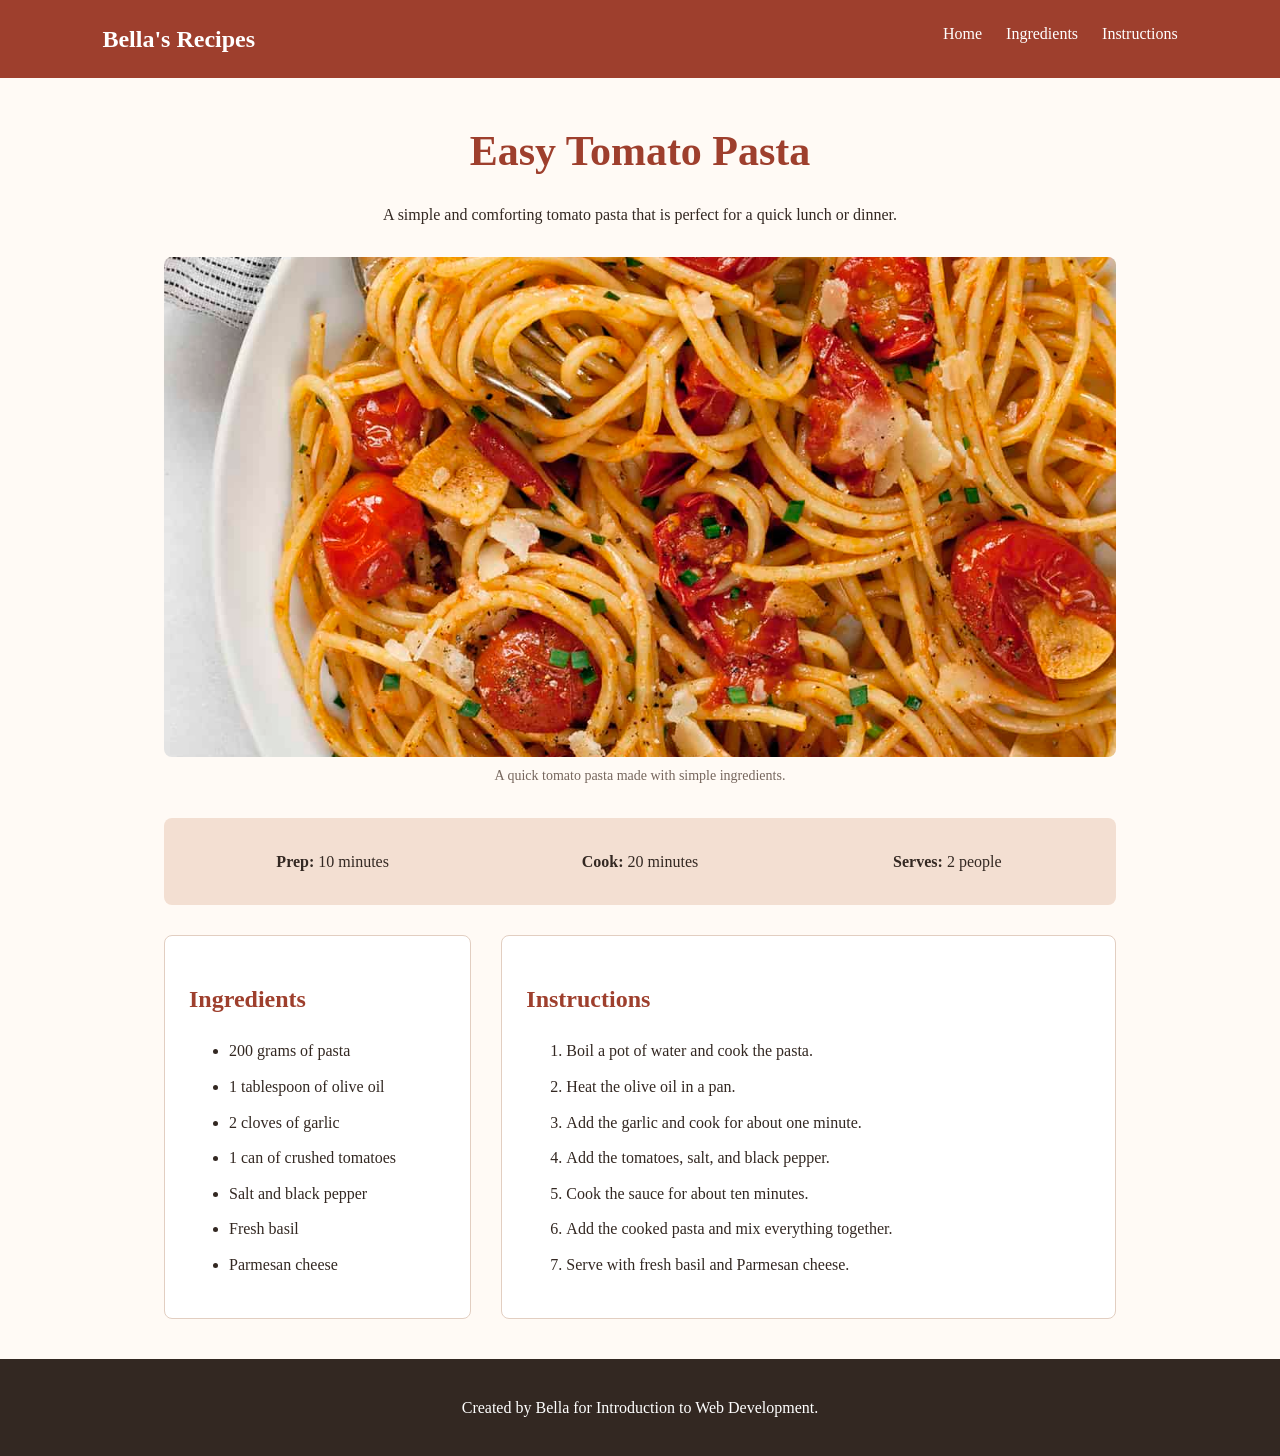
<file: Week04-HW/index.html>
<!doctype html>
<html lang="en">
  <head>
    <meta charset="UTF-8" />
    <meta name="viewport" content="width=device-width, initial-scale=1.0" />

    <title>Easy Tomato Pasta | Bella's Recipes</title>

    <link rel="stylesheet" href="style.css" />
  </head>

  <body>
    <header class="site-header">
      <p class="logo">Bella's Recipes</p>

      <nav aria-label="Main navigation">
        <ul class="nav-list">
          <li><a href="index.html">Home</a></li>
          <li><a href="#ingredients">Ingredients</a></li>
          <li><a href="#instructions">Instructions</a></li>
        </ul>
      </nav>
    </header>

    <main>
      <article class="recipe">
        <header class="recipe-header">
          <h1>Easy Tomato Pasta</h1>

          <p>
            A simple and comforting tomato pasta that is perfect for a quick
            lunch or dinner.
          </p>
        </header>

        <figure>
          <img
            class="recipe-image"
            src="images/tomato-pasta.jpg"
            alt="A bowl of tomato pasta with basil"
          />

          <figcaption>
            A quick tomato pasta made with simple ingredients.
          </figcaption>
        </figure>

        <section class="recipe-info" aria-label="Recipe information">
          <p><strong>Prep:</strong> 10 minutes</p>
          <p><strong>Cook:</strong> 20 minutes</p>
          <p><strong>Serves:</strong> 2 people</p>
        </section>

        <div class="recipe-layout">
          <section id="ingredients" class="ingredients">
            <h2>Ingredients</h2>

            <ul>
              <li>200 grams of pasta</li>
              <li>1 tablespoon of olive oil</li>
              <li>2 cloves of garlic</li>
              <li>1 can of crushed tomatoes</li>
              <li>Salt and black pepper</li>
              <li>Fresh basil</li>
              <li>Parmesan cheese</li>
            </ul>
          </section>

          <section id="instructions" class="instructions">
            <h2>Instructions</h2>

            <ol>
              <li>Boil a pot of water and cook the pasta.</li>
              <li>Heat the olive oil in a pan.</li>
              <li>Add the garlic and cook for about one minute.</li>
              <li>Add the tomatoes, salt, and black pepper.</li>
              <li>Cook the sauce for about ten minutes.</li>
              <li>Add the cooked pasta and mix everything together.</li>
              <li>Serve with fresh basil and Parmesan cheese.</li>
            </ol>
          </section>
        </div>
      </article>
    </main>

    <footer>
      <p>Created by Bella for Introduction to Web Development.</p>
    </footer>
  </body>
</html>
</file>
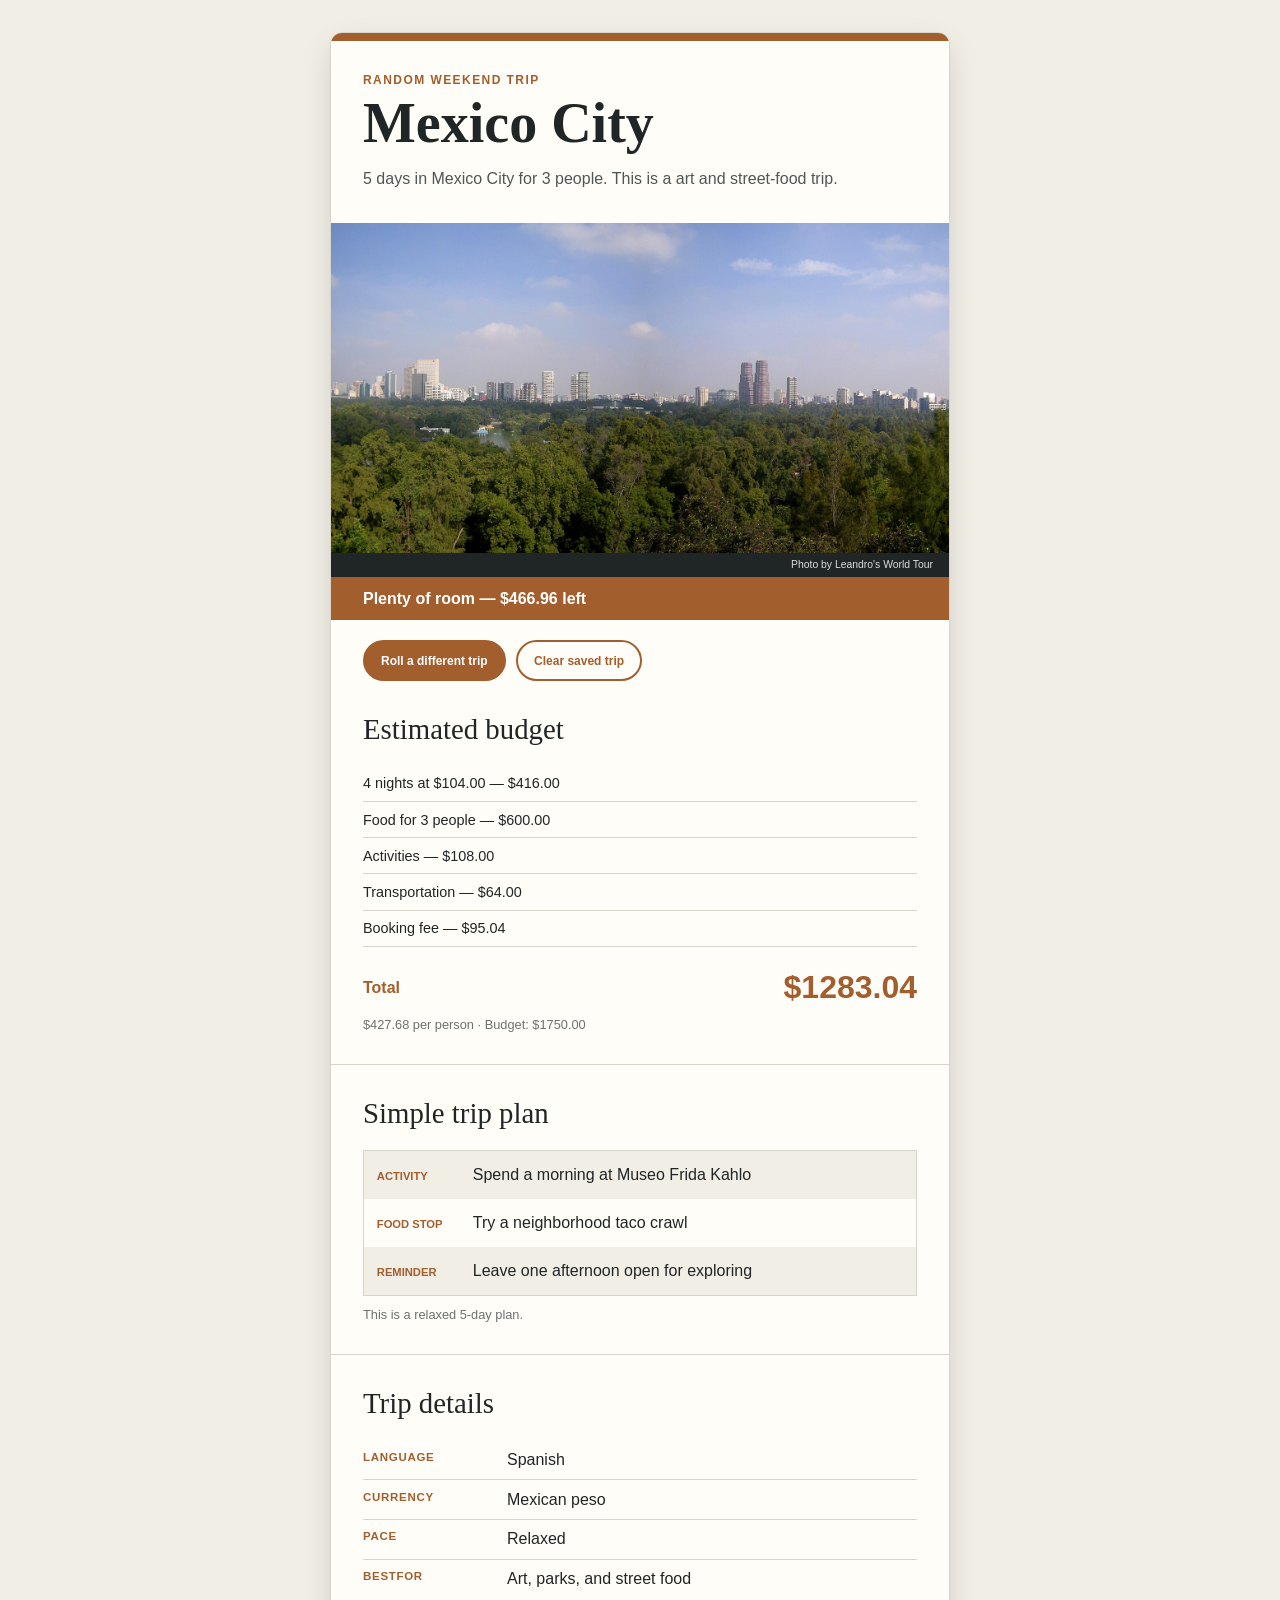
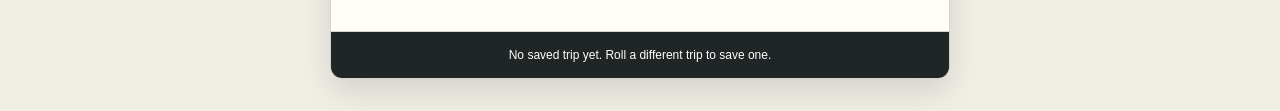
<file: wk12/index.html>
<!doctype html>
<html lang="en">
  <head>
    <meta charset="UTF-8" />
    <meta name="viewport" content="width=device-width, initial-scale=1.0" />
    <meta
      name="description"
      content="A random weekend trip generator built with JavaScript objects and local storage."
    />
    <title>Random Weekend Trip</title>
    <link rel="icon" href="data:," />
    <link rel="stylesheet" href="css/style.css" />
  </head>

  <body>
    <main class="trip-card">
      <header>
        <p class="kicker" id="kicker"></p>
        <h1 id="title"></h1>
        <p class="summary" id="summary"></p>
      </header>

      <img id="trip-image" src="" alt="" />
      <p class="photo-credit" id="photo-credit"></p>
      <p class="status" id="status"></p>

      <div class="controls" aria-label="Trip controls">
        <button id="roll-trip" type="button">Roll a different trip</button>
        <button class="secondary" id="clear-trip" type="button">Clear saved trip</button>
      </div>

      <section>
        <h2 id="budget-heading"></h2>
        <p class="line" id="hotel-line"></p>
        <p class="line" id="food-line"></p>
        <p class="line" id="activity-line"></p>
        <p class="line" id="transport-line"></p>
        <p class="line" id="fee-line"></p>

        <p class="total">
          <span id="total-label"></span>
          <strong id="total"></strong>
        </p>

        <p class="small-text" id="per-person"></p>
      </section>

      <section>
        <h2 id="plan-heading"></h2>
        <ul class="plan-list" id="plan-list"></ul>
        <p class="small-text" id="trip-note"></p>
      </section>

      <section>
        <h2>Trip details</h2>
        <dl class="details-list" id="details-list"></dl>
      </section>

      <footer>
        <p id="storage-note"></p>
      </footer>
    </main>

    <script>
      /*
        PART B ANSWER
        After a reload, the saved trip came back without its methods. Local
        storage only holds strings, and JSON.stringify leaves functions out,
        so JSON.parse creates a plain object with data but no total(),
        summary(), or statusMessage() methods. I have to attach the methods
        again after parsing; withTripMethods(savedTrip) does that below.

        FIGURE IT OUT — SPREAD
        I tried const copy = {...trip}. Changing copy.destination did not
        change trip.destination. But changing copy.details.Language also
        changed trip.details.Language, because spread makes a shallow copy:
        the nested details object is still shared by the original and copy.
      */

      const STORAGE_KEY = 'week12-saved-trip'

      function withTripMethods(trip) {
        return {
          ...trip,

          nights() {
            return this.days - 1
          },

          hotelTotal() {
            return this.hotelPrice * this.nights()
          },

          foodTotal() {
            return this.foodPerDay * this.days * this.travelers
          },

          activityTotal() {
            return this.activityPrice * this.travelers
          },

          subtotal() {
            return (
              this.hotelTotal() +
              this.foodTotal() +
              this.activityTotal() +
              this.transportPrice
            )
          },

          fee() {
            return this.subtotal() * this.feeRate
          },

          total() {
            return this.subtotal() + this.fee()
          },

          perPerson() {
            return this.total() / this.travelers
          },

          summary() {
            const personWord = this.travelers === 1 ? 'person' : 'people'
            return `${this.days} days in ${this.destination} for ${this.travelers} ${personWord}. This is a ${this.tripStyle}.`
          },

          statusMessage() {
            const difference = Math.abs(this.budget - this.total())

            if (this.total() > this.budget) {
              return `Over budget by $${difference.toFixed(2)}`
            }

            if (this.total() < this.budget * 0.75) {
              return `Plenty of room — $${difference.toFixed(2)} left`
            }

            return `Nicely balanced — $${difference.toFixed(2)} left`
          },
        }
      }

      const trips = [
        withTripMethods({
          id: 'TRIP-01',
          destination: 'Kyoto',
          image: 'img/kyoto.jpg',
          imageAlt: 'A quiet street in Kyoto',
          photoCredit: 'Photo by Ravi Dwivedi',
          tripStyle: 'food and temple trip',
          days: 4,
          travelers: 2,
          hotelPrice: 145,
          foodPerDay: 58,
          activityPrice: 42,
          transportPrice: 72,
          feeRate: 0.08,
          budget: 1250,
          isInternational: true,
          accent: '#d25b45',
          plan: [
            {label: 'Activity', text: 'Walk the Philosopher’s Path'},
            {label: 'Food stop', text: 'Visit Nishiki Market for lunch'},
            {label: 'Reminder', text: 'Reserve the morning train to Arashiyama'},
          ],
          details: {
            Language: 'Japanese',
            Currency: 'Japanese yen',
            Pace: 'Relaxed',
            BestFor: 'Temples, food, and long walks',
          },
        }),
        withTripMethods({
          id: 'TRIP-02',
          destination: 'Lisbon',
          image: 'img/lisbon.jpg',
          imageAlt: 'A view across Lisbon',
          photoCredit: 'Photo by CrisLuiz',
          tripStyle: 'architecture and cafe trip',
          days: 3,
          travelers: 2,
          hotelPrice: 132,
          foodPerDay: 52,
          activityPrice: 35,
          transportPrice: 48,
          feeRate: 0.08,
          budget: 950,
          isInternational: true,
          accent: '#287c72',
          plan: [
            {label: 'Activity', text: 'Ride Tram 28 before the crowds'},
            {label: 'Food stop', text: 'Try pastéis de nata in Belém'},
            {label: 'Reminder', text: 'Wear shoes with good grip for the hills'},
          ],
          details: {
            Language: 'Portuguese',
            Currency: 'Euro',
            Pace: 'Busy',
            BestFor: 'Tilework, viewpoints, and cafes',
          },
        }),
        withTripMethods({
          id: 'TRIP-03',
          destination: 'Montréal',
          image: 'img/montreal.jpg',
          imageAlt: 'The Montréal skyline',
          photoCredit: 'Photo by Quintin Soloviev',
          tripStyle: 'museum and bakery weekend',
          days: 3,
          travelers: 1,
          hotelPrice: 118,
          foodPerDay: 48,
          activityPrice: 55,
          transportPrice: 38,
          feeRate: 0.08,
          budget: 720,
          isInternational: true,
          accent: '#4968a8',
          plan: [
            {label: 'Activity', text: 'Explore the Montréal Museum of Fine Arts'},
            {label: 'Food stop', text: 'Compare bagels from two neighborhood bakeries'},
            {label: 'Reminder', text: 'Bring a light layer for the evening'},
          ],
          details: {
            Language: 'French and English',
            Currency: 'Canadian dollar',
            Pace: 'Relaxed',
            BestFor: 'Museums, design, and bakeries',
          },
        }),
        withTripMethods({
          id: 'TRIP-04',
          destination: 'Mexico City',
          image: 'img/mexico-city.jpg',
          imageAlt: 'The Mexico City skyline',
          photoCredit: "Photo by Leandro's World Tour",
          tripStyle: 'art and street-food trip',
          days: 5,
          travelers: 3,
          hotelPrice: 104,
          foodPerDay: 40,
          activityPrice: 36,
          transportPrice: 64,
          feeRate: 0.08,
          budget: 1750,
          isInternational: true,
          accent: '#a35e2d',
          plan: [
            {label: 'Activity', text: 'Spend a morning at Museo Frida Kahlo'},
            {label: 'Food stop', text: 'Try a neighborhood taco crawl'},
            {label: 'Reminder', text: 'Leave one afternoon open for exploring'},
          ],
          details: {
            Language: 'Spanish',
            Currency: 'Mexican peso',
            Pace: 'Relaxed',
            BestFor: 'Art, parks, and street food',
          },
        }),
        withTripMethods({
          id: 'TRIP-05',
          destination: 'Kyoto After Dark',
          image: 'img/kyoto.jpg',
          imageAlt: 'A lantern-lit street in Kyoto',
          photoCredit: 'Photo by Ravi Dwivedi',
          tripStyle: 'night photography weekend',
          days: 2,
          travelers: 2,
          hotelPrice: 165,
          foodPerDay: 62,
          activityPrice: 28,
          transportPrice: 45,
          feeRate: 0.08,
          budget: 690,
          isInternational: true,
          accent: '#76549b',
          plan: [
            {label: 'Activity', text: 'Photograph Gion just after sunset'},
            {label: 'Food stop', text: 'Book a late dinner in Pontocho Alley'},
            {label: 'Reminder', text: 'Pack a small tripod and spare battery'},
          ],
          details: {
            Language: 'Japanese',
            Currency: 'Japanese yen',
            Pace: 'Busy',
            BestFor: 'Night photography and small restaurants',
          },
        }),
      ]

      function pickRandom(list) {
        return list[Math.floor(Math.random() * list.length)]
      }

      function readSavedTrip() {
        try {
          const raw = localStorage.getItem(STORAGE_KEY)
          return raw ? withTripMethods(JSON.parse(raw)) : null
        } catch (error) {
          localStorage.removeItem(STORAGE_KEY)
          return null
        }
      }

      function saveTrip() {
        localStorage.setItem(STORAGE_KEY, JSON.stringify(activeTrip))
      }

      function renderDetails() {
        const keys = Object.keys(activeTrip.details)
        let detailsHTML = ''

        for (let i = 0; i < keys.length; i++) {
          const key = keys[i]
          detailsHTML += `<div><dt>${key}</dt><dd>${activeTrip.details[key]}</dd></div>`
        }

        document.querySelector('#details-list').innerHTML = detailsHTML
      }

      function renderPlan() {
        let planHTML = ''

        for (let i = 0; i < activeTrip.plan.length; i++) {
          const item = activeTrip.plan[i]
          const stripe = i % 2 === 0 ? 'stripe' : ''
          planHTML += `<li class="${stripe}"><span>${item.label}</span>${item.text}</li>`
        }

        document.querySelector('#plan-list').innerHTML = planHTML
      }

      function render() {
        const nightWord = activeTrip.nights() === 1 ? 'night' : 'nights'
        const personWord = activeTrip.travelers === 1 ? 'person' : 'people'
        const pace = activeTrip.days >= 4 ? 'relaxed' : 'busy'

        document.title = `${activeTrip.destination} Trip Generator`
        document.querySelector('#kicker').textContent = 'Random weekend trip'
        document.querySelector('#title').textContent = activeTrip.destination
        document.querySelector('#summary').textContent = activeTrip.summary()
        document.querySelector('#trip-image').src = activeTrip.image
        document.querySelector('#trip-image').alt = activeTrip.imageAlt
        document.querySelector('#photo-credit').textContent = activeTrip.photoCredit
        document.querySelector('#status').textContent = activeTrip.statusMessage()
        document.querySelector('#budget-heading').textContent = 'Estimated budget'
        document.querySelector('#hotel-line').textContent =
          `${activeTrip.nights()} ${nightWord} at $${activeTrip.hotelPrice.toFixed(2)} — $${activeTrip.hotelTotal().toFixed(2)}`
        document.querySelector('#food-line').textContent =
          `Food for ${activeTrip.travelers} ${personWord} — $${activeTrip.foodTotal().toFixed(2)}`
        document.querySelector('#activity-line').textContent =
          `Activities — $${activeTrip.activityTotal().toFixed(2)}`
        document.querySelector('#transport-line').textContent =
          `Transportation — $${activeTrip.transportPrice.toFixed(2)}`
        document.querySelector('#fee-line').textContent =
          `Booking fee — $${activeTrip.fee().toFixed(2)}`
        document.querySelector('#total-label').textContent = 'Total'
        document.querySelector('#total').textContent = `$${activeTrip.total().toFixed(2)}`
        document.querySelector('#per-person').textContent =
          `$${activeTrip.perPerson().toFixed(2)} per person · Budget: $${activeTrip.budget.toFixed(2)}`
        document.querySelector('#plan-heading').textContent = 'Simple trip plan'
        document.querySelector('#trip-note').textContent =
          `This is a ${pace} ${activeTrip.days}-day plan.`

        document.body.style.setProperty('--accent', activeTrip.accent)
        renderPlan()
        renderDetails()
      }

      function rollTrip() {
        const otherTrips = trips.filter((trip) => trip.id !== activeTrip.id)
        activeTrip = pickRandom(otherTrips)
        saveTrip()
        render()
        document.querySelector('#storage-note').textContent =
          'This trip is saved and will return after a reload.'
      }

      function clearSavedTrip() {
        localStorage.removeItem(STORAGE_KEY)
        const otherTrips = trips.filter((trip) => trip.id !== activeTrip.id)
        activeTrip = pickRandom(otherTrips)
        render()
        document.querySelector('#storage-note').textContent =
          'Saved trip cleared. Roll again to save a new one.'
      }

      const savedTrip = readSavedTrip()
      let activeTrip = savedTrip || pickRandom(trips)

      document.querySelector('#roll-trip').addEventListener('click', rollTrip)
      document.querySelector('#clear-trip').addEventListener('click', clearSavedTrip)

      render()
      document.querySelector('#storage-note').textContent = savedTrip
        ? 'Restored your saved trip from local storage.'
        : 'No saved trip yet. Roll a different trip to save one.'
    </script>
  </body>
</html>
</file>
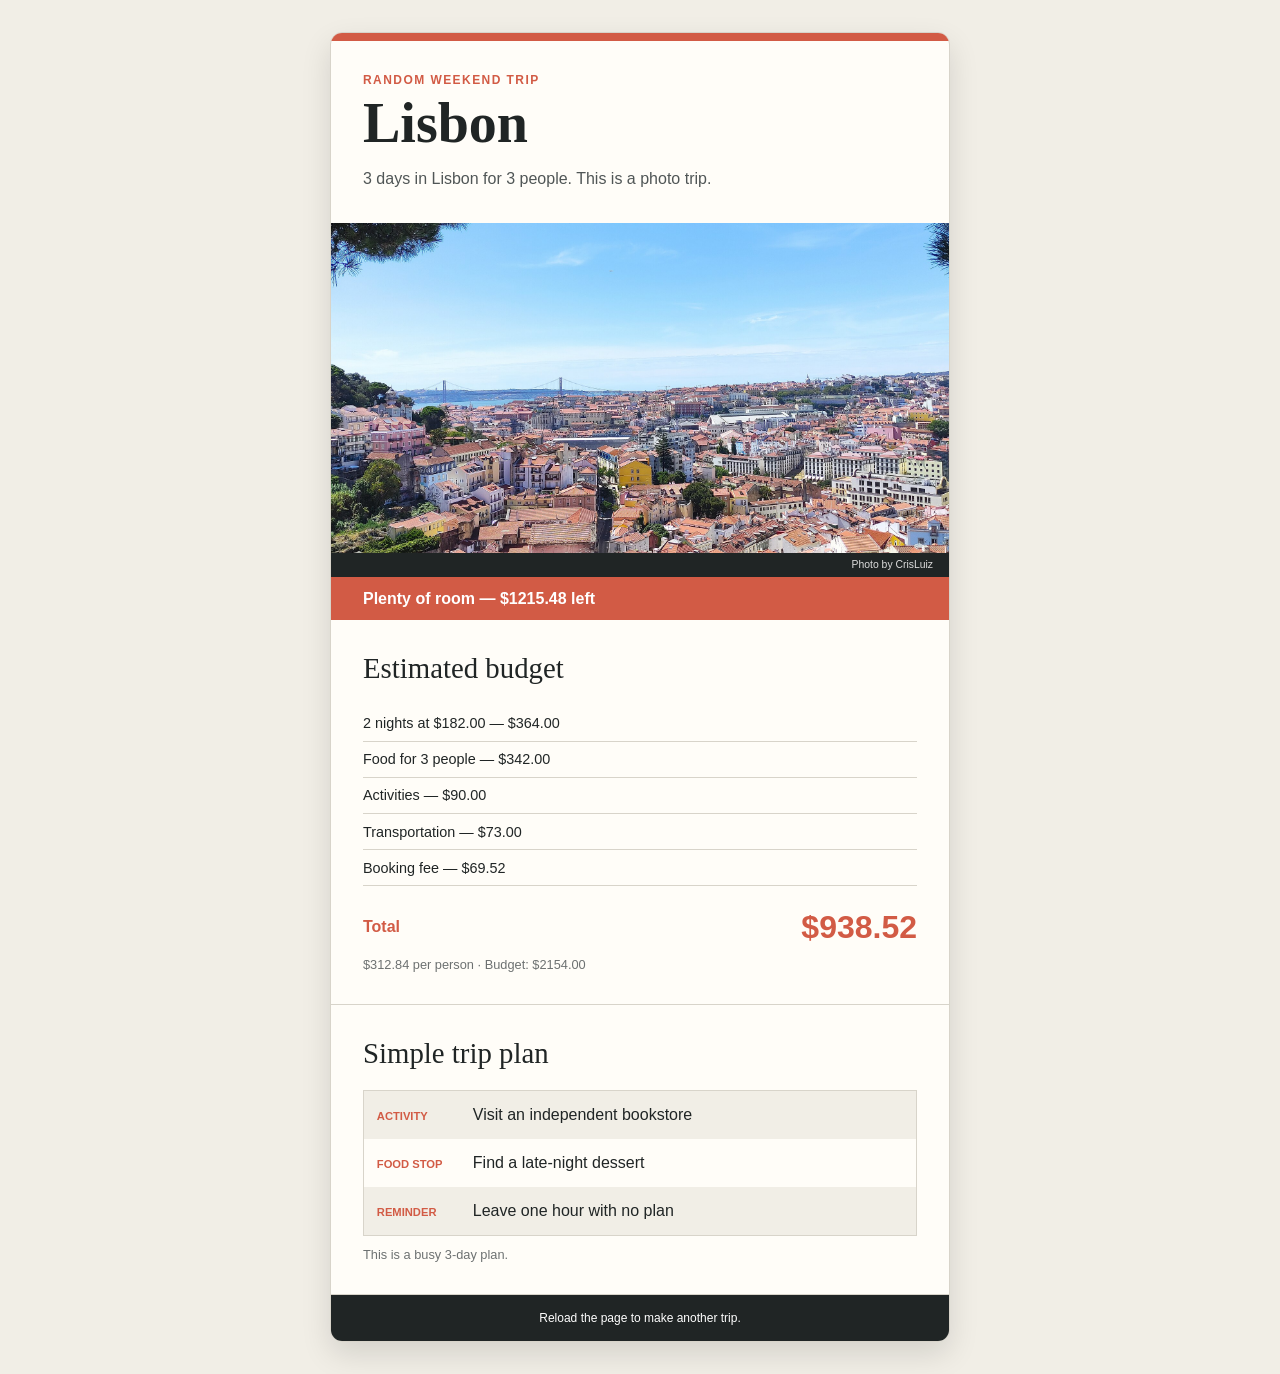
<file: wk9/index.html>
<!doctype html>
<html lang="en">
  <head>
    <meta charset="UTF-8" />
    <meta name="viewport" content="width=device-width, initial-scale=1.0" />
    <title></title>
    <link rel="icon" href="data:," />
    <link rel="stylesheet" href="css/style.css" />
  </head>

  <body>
    <main class="trip-card">
      <header>
        <p class="kicker" id="kicker"></p>
        <h1 id="title"></h1>
        <p class="summary" id="summary"></p>
      </header>

      <img id="trip-image" src="" alt="" />
      <p class="photo-credit" id="photo-credit"></p>
      <p class="status" id="status"></p>

      <section>
        <h2 id="budget-heading"></h2>
        <p class="line" id="hotel-line"></p>
        <p class="line" id="food-line"></p>
        <p class="line" id="activity-line"></p>
        <p class="line" id="transport-line"></p>
        <p class="line" id="fee-line"></p>

        <p class="total">
          <span id="total-label"></span>
          <strong id="total"></strong>
        </p>

        <p class="small-text" id="per-person"></p>
      </section>

      <section>
        <h2 id="plan-heading"></h2>
        <ul class="plan-list" id="plan-list"></ul>
        <p class="small-text" id="trip-note"></p>
      </section>

      <footer>
        <p id="reload-note"></p>
      </footer>
    </main>

    <script>
      // Lists used to make a different trip each time the page loads
      const destinations = ['Kyoto', 'Lisbon', 'Montréal', 'Mexico City']

      const images = [
        'img/kyoto.jpg',
        'img/lisbon.jpg',
        'img/montreal.jpg',
        'img/mexico-city.jpg',
      ]

      const imageAlts = [
        'A street in Kyoto',
        'A view of Lisbon',
        'The Montréal skyline',
        'The Mexico City skyline',
      ]

      const photoCredits = [
        'Photo by Ravi Dwivedi',
        'Photo by CrisLuiz',
        'Photo by Quintin Soloviev',
        "Photo by Leandro's World Tour",
      ]

      const tripStyles = [
        'food trip',
        'museum trip',
        'photo trip',
        'slow travel weekend',
        'nature trip',
      ]

      const activities = [
        'Visit a local museum',
        'Walk through a neighborhood market',
        'Rent a bike for the afternoon',
        'Find a good view of the city',
        'Explore a public garden',
        'Visit an independent bookstore',
        'Take an architecture walk',
      ]

      const foodStops = [
        'Try a popular breakfast place',
        'Get lunch from a street market',
        'Visit a small neighborhood bakery',
        'Book dinner at a local restaurant',
        'Find a late-night dessert',
        'Try a cafe away from the tourist area',
      ]

      const travelTips = [
        'Leave one hour with no plan',
        'Use public transportation for the day',
        'Bring a camera and comfortable shoes',
      ]

      const colors = ['#d25b45', '#287c72', '#4968a8', '#a35e2d', '#76549b']

      // Pick one item from any array
      function pickRandom(list) {
        const index = Math.floor(Math.random() * list.length)
        return list[index]
      }

      // Pick a whole number including the minimum and maximum
      function randomBetween(min, max) {
        return Math.floor(Math.random() * (max - min + 1)) + min
      }

      // The same index keeps the city and its photo together
      const destinationIndex = randomBetween(0, destinations.length - 1)
      const destination = destinations[destinationIndex]
      const tripImage = images[destinationIndex]
      const imageAlt = imageAlts[destinationIndex]
      const photoCredit = photoCredits[destinationIndex]

      const tripStyle = pickRandom(tripStyles)
      const days = randomBetween(2, 5)
      const nights = days - 1
      const travelers = randomBetween(1, 4)

      const hotelPrice = randomBetween(90, 220)
      const foodPerDay = randomBetween(35, 75)
      const activityPrice = randomBetween(20, 100)
      const transportPrice = randomBetween(30, 100)
      const feeRate = 0.08
      const budget = randomBetween(450, 850) * travelers

      // Do all the math before using toFixed
      const hotelTotal = hotelPrice * nights
      const foodTotal = foodPerDay * days * travelers
      const activityTotal = activityPrice * travelers
      const subtotal = hotelTotal + foodTotal + activityTotal + transportPrice
      const fee = subtotal * feeRate
      const total = subtotal + fee
      const perPerson = total / travelers
      const difference = Math.abs(budget - total)

      // These two booleans come from comparisons
      const isLongTrip = days >= 4
      const isOverBudget = total > budget

      // A ternary chooses a value
      const pace = isLongTrip ? 'relaxed' : 'busy'
      const personWord = travelers === 1 ? 'person' : 'people'
      const nightWord = nights === 1 ? 'night' : 'nights'

      // Template literal with several variables
      const summary = `${days} days in ${destination} for ${travelers} ${personWord}. This is a ${tripStyle}.`

      // Three possible messages
      let statusMessage

      if (isOverBudget) {
        statusMessage = `Over budget by $${difference.toFixed(2)}`
      } else if (total < budget * 0.75) {
        statusMessage = `Plenty of room — $${difference.toFixed(2)} left`
      } else {
        statusMessage = `Nicely balanced — $${difference.toFixed(2)} left`
      }

      // Make a short list for the trip
      const planLabels = ['Activity', 'Food stop', 'Reminder']
      const tripPlan = [
        pickRandom(activities),
        pickRandom(foodStops),
        pickRandom(travelTips),
      ]

      let planHTML = ''

      for (let i = 0; i < tripPlan.length; i++) {
        const stripe = i % 2 === 0 ? 'stripe' : ''
        planHTML += `<li class="${stripe}"><span>${planLabels[i]}</span>${tripPlan[i]}</li>`
      }

      // Put everything on the page
      document.title = `${destination} Trip Generator`
      document.querySelector('#kicker').textContent = 'Random weekend trip'
      document.querySelector('#title').textContent = destination
      document.querySelector('#summary').textContent = summary

      document.querySelector('#trip-image').src = tripImage
      document.querySelector('#trip-image').alt = imageAlt
      document.querySelector('#photo-credit').textContent = photoCredit
      document.querySelector('#status').textContent = statusMessage

      document.querySelector('#budget-heading').textContent = 'Estimated budget'
      document.querySelector('#hotel-line').textContent =
        `${nights} ${nightWord} at $${hotelPrice.toFixed(2)} — $${hotelTotal.toFixed(2)}`
      document.querySelector('#food-line').textContent =
        `Food for ${travelers} ${personWord} — $${foodTotal.toFixed(2)}`
      document.querySelector('#activity-line').textContent =
        `Activities — $${activityTotal.toFixed(2)}`
      document.querySelector('#transport-line').textContent =
        `Transportation — $${transportPrice.toFixed(2)}`
      document.querySelector('#fee-line').textContent =
        `Booking fee — $${fee.toFixed(2)}`
      document.querySelector('#total-label').textContent = 'Total'
      document.querySelector('#total').textContent = `$${total.toFixed(2)}`
      document.querySelector('#per-person').textContent =
        `$${perPerson.toFixed(2)} per person · Budget: $${budget.toFixed(2)}`

      document.querySelector('#plan-heading').textContent = 'Simple trip plan'
      document.querySelector('#plan-list').innerHTML = planHTML
      document.querySelector('#trip-note').textContent =
        `This is a ${pace} ${days}-day plan.`
      document.querySelector('#reload-note').textContent =
        'Reload the page to make another trip.'

      // Change the accent color every time the page loads
      document.body.style.setProperty('--accent', pickRandom(colors))
    </script>
  </body>
</html>
</file>
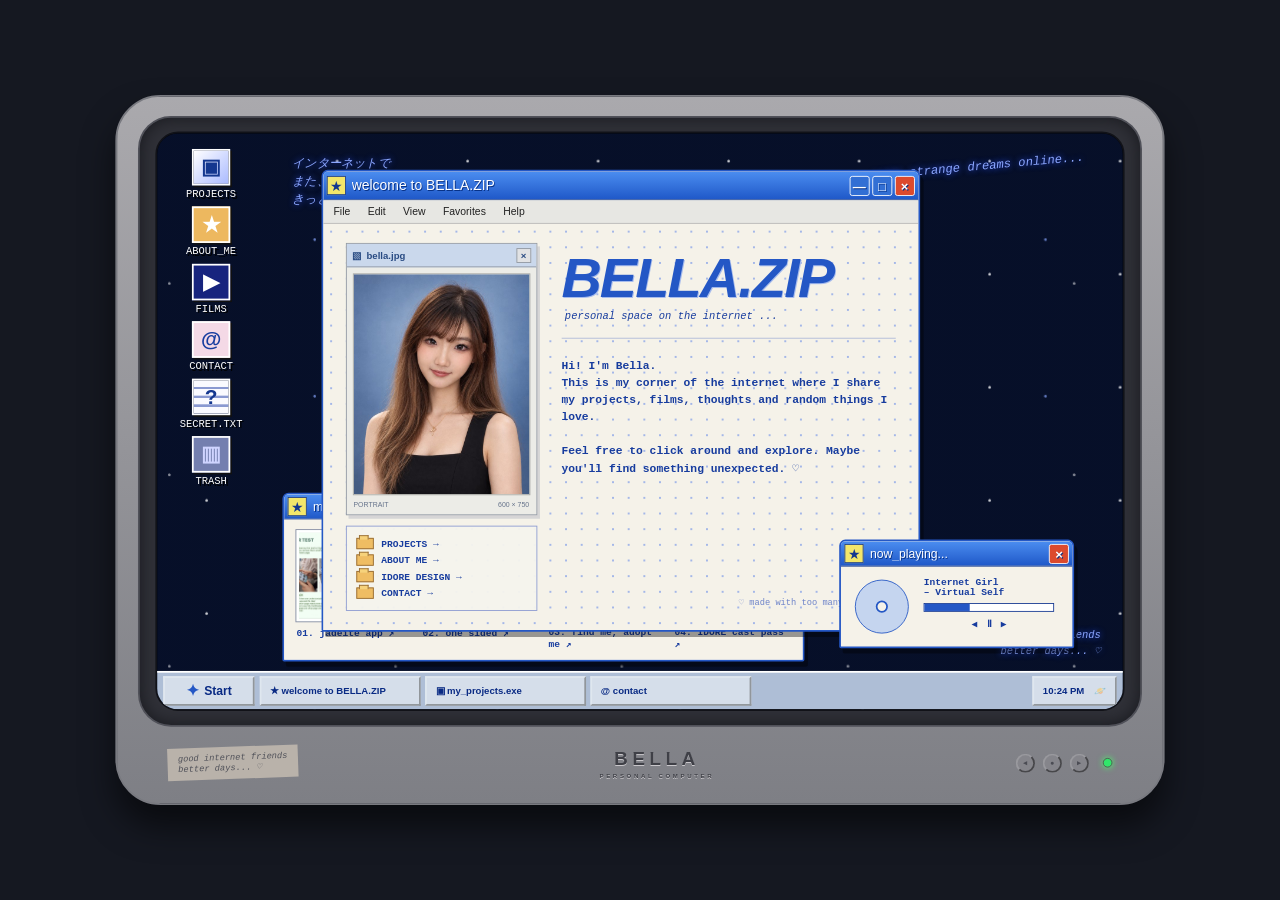
<file: Midterm/bella-zip/index.html>
<!doctype html>
<html lang="en">
  <head>
    <meta charset="UTF-8" />
    <meta name="viewport" content="width=device-width, initial-scale=1.0" />
    <meta
      name="description"
      content="BELLA.ZIP — Bella's retro desktop portfolio."
    />
    <title>BELLA.ZIP</title>
    <link rel="stylesheet" href="style.css" />
  </head>

  <body class="home-page">
    <div class="monitor-stage">
      <section class="crt-monitor" aria-label="BELLA CRT monitor">
        <div class="crt-bezel">
          <div class="crt-screen">
            <!-- This loading screen is made with the Week 07 keyframe lesson. -->
            <div class="simple-boot" aria-hidden="true">
              <div class="simple-boot-content">
                <p>BELLA PERSONAL COMPUTER</p>
                <h1>BELLA.ZIP</h1>
                <p>loading personal files...</p>
                <div class="boot-bar"><span></span></div>
              </div>
            </div>

            <main id="desktop" aria-label="BELLA.ZIP retro desktop">
              <!-- Normal links and CSS-only popup links keep the navigation simple. -->
              <nav class="desktop-icons" aria-label="Desktop shortcuts">
                <a class="desktop-icon" href="projects.html">
                  <span class="icon-picture icon-computer" aria-hidden="true">▣</span>
                  <span>PROJECTS</span>
                </a>

                <a class="desktop-icon" href="#about-window">
                  <span class="icon-picture icon-folder" aria-hidden="true">★</span>
                  <span>ABOUT_ME</span>
                </a>

                <a
                  class="desktop-icon"
                  href="https://www.youtube.com/@BellaLi-e7t"
                  target="_blank"
                  rel="noopener"
                >
                  <span class="icon-picture icon-film" aria-hidden="true">▶</span>
                  <span>FILMS</span>
                </a>

                <a class="desktop-icon" href="#contact-window">
                  <span class="icon-picture icon-mail" aria-hidden="true">@</span>
                  <span>CONTACT</span>
                </a>

                <a class="desktop-icon" href="#secret-window">
                  <span class="icon-picture icon-document" aria-hidden="true">?</span>
                  <span>SECRET.TXT</span>
                </a>

                <a class="desktop-icon" href="#trash-window">
                  <span class="icon-picture icon-trash" aria-hidden="true">▥</span>
                  <span>TRASH</span>
                </a>
              </nav>

              <p class="japanese-note" aria-hidden="true">
                インターネットで<br />また、どこかで<br />きっと会える…
              </p>
              <p class="dream-note" aria-hidden="true">same strange dreams online...</p>

              <!-- Main welcome window -->
              <section class="window welcome-window" aria-labelledby="welcome-title">
                <header class="title-bar">
                  <span class="window-mark" aria-hidden="true">★</span>
                  <h2 id="welcome-title">welcome to BELLA.ZIP</h2>
                  <div class="window-controls" aria-hidden="true">
                    <span>—</span><span>□</span><span class="red-control">×</span>
                  </div>
                </header>

                <div class="menu-bar" aria-hidden="true">
                  <span>File</span><span>Edit</span><span>View</span><span>Favorites</span><span>Help</span>
                </div>

                <!-- Week 04: this two-column layout is made with Flexbox. -->
                <div class="welcome-content">
                  <div class="welcome-profile-column">
                    <figure class="photo-viewer">
                      <figcaption class="photo-viewer-titlebar">
                        <span aria-hidden="true">▧</span>
                        <span>bella.jpg</span>
                        <span class="photo-viewer-close" aria-hidden="true">×</span>
                      </figcaption>

                      <div class="profile-photo-frame">
                        <img
                          src="assets/bella-profile.jpg"
                          alt="Portrait of Bella against a soft blue background"
                          width="600"
                          height="750"
                        />
                      </div>

                      <div class="photo-viewer-status" aria-hidden="true">
                        <span>PORTRAIT</span><span>600 × 750</span>
                      </div>
                    </figure>

                    <ul class="folder-list" aria-label="Portfolio sections">
                      <li><a href="projects.html"><span class="mini-folder" aria-hidden="true"></span>PROJECTS →</a></li>
                      <li><a href="#about-window"><span class="mini-folder" aria-hidden="true"></span>ABOUT ME →</a></li>
                      <li><a href="projects.html#idore-cast-pass"><span class="mini-folder" aria-hidden="true"></span>IDORE DESIGN →</a></li>
                      <li><a href="#contact-window"><span class="mini-folder" aria-hidden="true"></span>CONTACT →</a></li>
                    </ul>
                  </div>

                  <div class="welcome-copy">
                    <div class="logo-lockup">
                      <h1>BELLA.ZIP</h1>
                      <p>personal space on the internet ...</p>
                    </div>

                    <div class="intro-copy">
                      <p>
                        Hi! I'm Bella.<br />
                        This is my corner of the internet where
                        I share my projects, films, thoughts and
                        random things I love.
                      </p>

                      <p>
                        Feel free to click around and explore.
                        Maybe you'll find something unexpected. ♡
                      </p>
                    </div>

                    <p class="tiny-manifesto" id="random-note">
                      🪐 good ideas, strange days, and changing hair colors
                    </p>
                  </div>
                </div>
              </section>

              <!-- Project previews use normal links to a second HTML page. -->
              <section class="window projects-window" aria-labelledby="projects-title">
                <header class="title-bar small-title-bar">
                  <span class="window-mark" aria-hidden="true">★</span>
                  <h2 id="projects-title">my_projects.exe</h2>
                  <div class="window-controls" aria-hidden="true">
                    <span>—</span><span>□</span><span class="red-control">×</span>
                  </div>
                </header>

                <div class="project-list">
                  <a class="project-card" href="projects.html#jadeite-app">
                    <div class="project-image jadeite-project-art">
                      <img src="assets/jadeite-project.jpg" alt="Jadeite app interface and user testing process" width="1200" height="735" loading="lazy" />
                    </div>
                    <p>01. jadeite app ↗</p>
                  </a>

                  <a class="project-card" href="projects.html#one-sided">
                    <div class="project-image one-sided-project-art">
                      <img src="assets/one-sided-project.jpg" alt="Red and black TouchDesigner projection" width="1200" height="735" loading="lazy" />
                    </div>
                    <p>02. one sided ↗</p>
                  </a>

                  <a class="project-card" href="projects.html#find-me-adopt-me">
                    <div class="project-image find-me-project-art">
                      <img src="assets/find-me-adopt-me.jpg" alt="Find Me Adopt Me stray dog campaign" width="1200" height="733" loading="lazy" />
                    </div>
                    <p>03. find me, adopt me ↗</p>
                  </a>

                  <a class="project-card" href="projects.html#idore-cast-pass">
                    <div class="project-image idore-project-art">
                      <img src="assets/idore-cast-pass.jpg" alt="IDORE Resident Cast Pass artist card design" width="1200" height="757" loading="lazy" />
                    </div>
                    <p>04. IDORE cast pass ↗</p>
                  </a>
                </div>
              </section>

              <!-- This small music player is decorative. -->
              <section class="window music-window" aria-labelledby="music-title">
                <header class="title-bar small-title-bar">
                  <span class="window-mark" aria-hidden="true">★</span>
                  <h2 id="music-title">now_playing...</h2>
                  <div class="window-controls" aria-hidden="true"><span class="red-control">×</span></div>
                </header>
                <div class="music-content">
                  <div class="disc" aria-hidden="true"><span></span></div>
                  <div>
                    <p>Internet Girl<br />– Virtual Self</p>
                    <div class="track-progress" aria-hidden="true"><span></span></div>
                    <p class="player-buttons" aria-hidden="true">◀　Ⅱ　▶</p>
                  </div>
                </div>
              </section>

              <!-- Week 07: these popups open with the CSS :target selector. -->
              <section class="modal" id="about-window" aria-labelledby="about-title">
                <div class="window modal-window about-window">
                  <header class="title-bar">
                    <span class="window-mark" aria-hidden="true">★</span>
                    <h2 id="about-title">about_bella.txt</h2>
                    <div class="window-controls"><a class="red-control" href="#desktop" aria-label="Close About Me">×</a></div>
                  </header>
                  <div class="about-content">
                    <div class="about-heading">
                      <div class="about-avatar">
                        <img src="assets/bella-about.jpg" alt="Portrait of Bella in pink and blue light" width="480" height="320" loading="lazy" />
                      </div>
                      <div>
                        <p class="about-label">HELLO / 你好</p>
                        <h3>Hi, I'm Bella Li!</h3>
                        <p>
                          I'm an Interactive Media Arts student at NYU Tisch, minoring in Business of
                          Entertainment, Media, and Technology. My work brings together AI filmmaking,
                          interactive design, and visual storytelling.
                        </p>
                        <p class="about-chinese" lang="zh-CN">
                          我是 Bella，就读于纽约大学 Tisch 交互媒体艺术专业，辅修娱乐、媒体与科技商业。我的创作结合 AI 影像、交互设计与视觉叙事。
                        </p>
                      </div>
                    </div>

                    <div class="about-sections">
                      <section class="about-block">
                        <p class="about-label">01 / WHAT I CREATE</p>
                        <p>
                          I create interactive websites, AI-generated videos, and photographic stories.
                          I'm drawn to characters, atmosphere, and the small details that make an
                          experience feel personal.
                        </p>
                        <p class="about-chinese" lang="zh-CN">
                          我创作交互网页、AI 视频与摄影作品，关注角色、氛围，以及那些让观众产生情感连接的小细节。我喜欢把一个想法逐步变成可以观看、探索和参与的作品。
                        </p>
                      </section>

                      <section class="about-block about-block-wide">
                        <p class="about-label">02 / INTERNSHIP EXPERIENCE</p>
                        <p>
                          During the summer after my first year, I worked as an AIGC intern,
                          contributing to video scripts, storyboards, AI image and video generation,
                          and editing. Videos I contributed to have received over 10 million combined views.
                        </p>
                        <p>
                          In my second year, I joined IDORE as an Overseas Product Operations Intern,
                          working on North American audience and competitor research, social media
                          content planning, and character-focused AIGC videos.
                        </p>
                        <p class="about-chinese" lang="zh-CN">
                          大一暑假，我担任 AIGC 实习生，参与视频的脚本与分镜策划、AI 图像与视频生成，以及后期剪辑，积累了从创意到成片的制作经验，参与制作的多条作品累计播放量超过千万。
                        </p>
                        <p class="about-chinese" lang="zh-CN">
                          大二期间，我作为海外产品运营实习生参与 IDORE，开展北美用户与竞品研究、社交媒体内容策划及角色 AIGC 视频创作，探索游戏与角色面向海外用户的传播方式。
                        </p>
                      </section>

                      <section class="about-block">
                        <p class="about-label">03 / CAMPUS EXPERIENCE</p>
                        <p>
                          As part of the NYUCSSA PR team, I contribute to event promotion and poster
                          design. I turn event themes and key information into visual materials that
                          connect with the campus community.
                        </p>
                        <p class="about-chinese" lang="zh-CN">
                          我在纽约大学中国学生学者联谊会 NYUCSSA 的 PR 部门参与活动宣传策划与海报设计，将活动主题和信息转化为面向校园学生的视觉内容，兼顾视觉吸引力与信息清晰度。
                        </p>
                      </section>

                      <section class="about-block about-block-wide">
                        <p class="about-label">04 / MY TOOLKIT</p>
                        <div class="toolkit-list">
                          <p><strong>Design &amp; Video / 设计与影像</strong><br />Figma · Photoshop · Premiere Pro</p>
                          <p><strong>Creative Coding / 创意编程</strong><br />HTML · CSS · JavaScript · p5.js</p>
                          <p><strong>AI Creation / AI 创作</strong><br />Kling AI · Runway · Midjourney · Stable Diffusion</p>
                        </div>
                      </section>
                    </div>
                  </div>
                </div>
              </section>

              <section class="modal" id="contact-window" aria-labelledby="contact-title">
                <div class="window modal-window contact-window">
                  <header class="title-bar">
                    <span class="window-mark" aria-hidden="true">@</span>
                    <h2 id="contact-title">contact_bella.html</h2>
                    <div class="window-controls"><a class="red-control" href="#desktop" aria-label="Close contact form">×</a></div>
                  </header>

                  <div class="contact-content">
                    <p>Send me a message ♡</p>

                    <form action="https://formspree.io/f/mpppjkoz" method="POST">
                      <label for="contact-name">Name</label>
                      <input id="contact-name" name="name" type="text" autocomplete="name" required />

                      <label for="contact-email">Email</label>
                      <input id="contact-email" name="email" type="email" autocomplete="email" required />

                      <label for="contact-message">Message</label>
                      <textarea id="contact-message" name="message" rows="4" required></textarea>

                      <button type="submit">SEND MESSAGE</button>
                      <input type="hidden" name="subject" value="New message from BELLA.ZIP" />
                    </form>
                  </div>
                </div>
              </section>

              <section class="modal" id="secret-window" aria-labelledby="secret-title">
                <div class="window modal-window secret-window">
                  <header class="title-bar">
                    <span class="window-mark" aria-hidden="true">?</span>
                    <h2 id="secret-title">secret.txt</h2>
                    <div class="window-controls"><a class="red-control" href="#desktop" aria-label="Close secret">×</a></div>
                  </header>
                  <div class="secret-content">
                    <span aria-hidden="true">★</span>
                    <p>you found a secret :)<br /><small>hair color archive coming next...</small></p>
                  </div>
                </div>
              </section>

              <section class="modal" id="trash-window" aria-labelledby="trash-title">
                <div class="window modal-window trash-window">
                  <header class="title-bar">
                    <span class="window-mark" aria-hidden="true">▥</span>
                    <h2 id="trash-title">trash</h2>
                    <div class="window-controls"><a class="red-control" href="#desktop" aria-label="Close trash">×</a></div>
                  </header>
                  <div class="trash-content">
                    <span aria-hidden="true">✧</span>
                    <p>Trash is empty.<br /><small>nothing lost, nothing forgotten.</small></p>
                  </div>
                </div>
              </section>

              <p class="desktop-caption" aria-hidden="true">good internet friends<br />better days... ♡</p>

              <footer class="taskbar" aria-label="Desktop taskbar">
                <a class="start-button" href="#desktop"><span aria-hidden="true">✦</span> Start</a>
                <div class="task-tabs">
                  <span>★ welcome to BELLA.ZIP</span>
                  <a href="projects.html">▣ my_projects.exe</a>
                  <a href="#contact-window">@ contact</a>
                </div>
                <div class="system-tray" aria-hidden="true">10:24 PM　🪐</div>
              </footer>
            </main>
          </div>
        </div>

        <div class="monitor-chin">
          <p class="monitor-note">good internet friends<br />better days... ♡</p>
          <div class="monitor-brand">BELLA<small>PERSONAL COMPUTER</small></div>
          <div class="monitor-controls" aria-hidden="true">
            <span class="monitor-button">◀</span>
            <span class="monitor-button">●</span>
            <span class="monitor-button">▶</span>
            <span class="power-led"></span>
          </div>
        </div>
      </section>
    </div>
    <!-- Week 09: the script goes last so the page is already loaded. -->
    <script src="script.js"></script>
  </body>
</html>
</file>
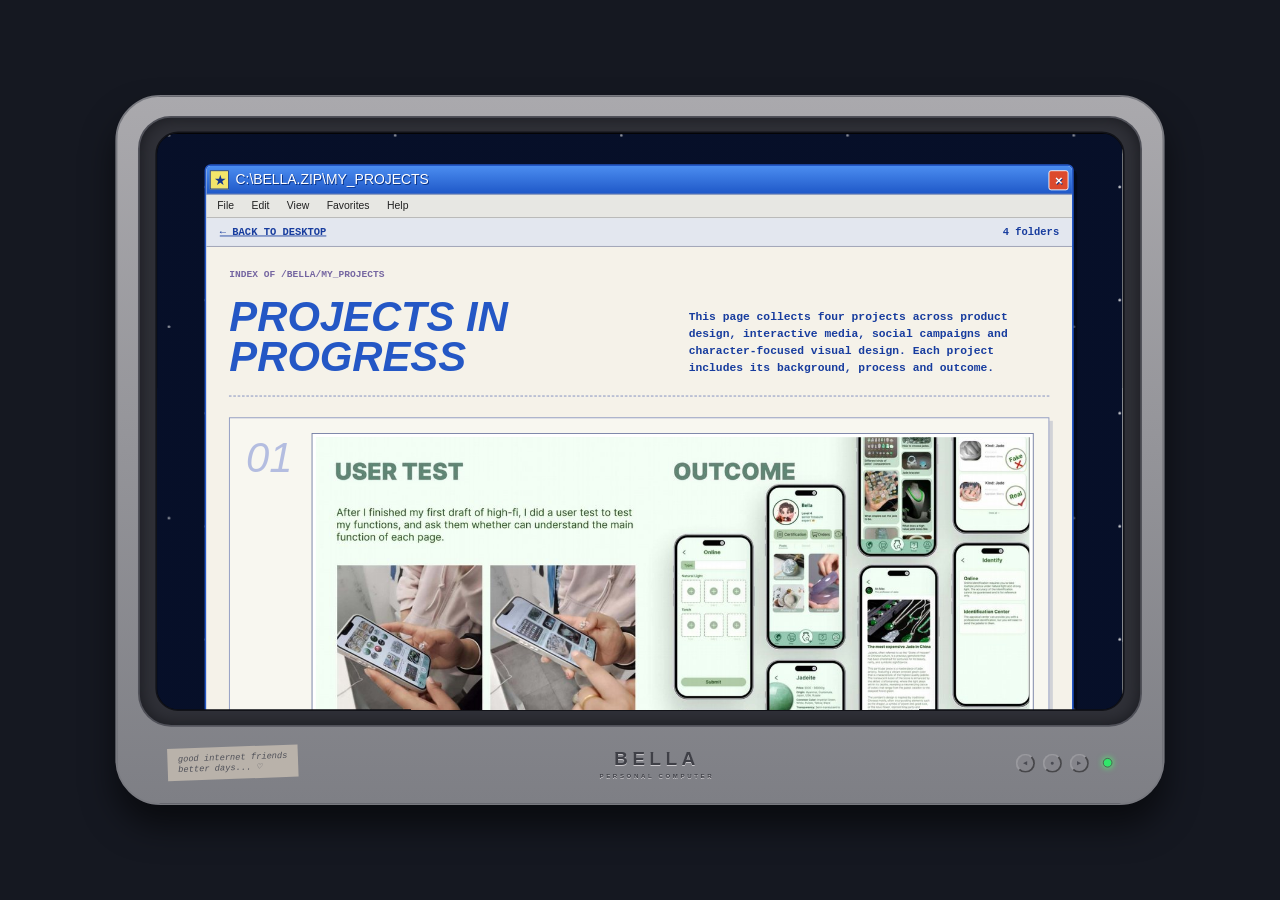
<file: Midterm/bella-zip/projects.html>
<!doctype html>
<html lang="en">
  <head>
    <meta charset="UTF-8" />
    <meta name="viewport" content="width=device-width, initial-scale=1.0" />
    <meta name="description" content="Selected projects from BELLA.ZIP" />
    <title>My Projects — BELLA.ZIP</title>
    <link rel="stylesheet" href="style.css" />
  </head>

  <body class="projects-page">
    <div class="monitor-stage">
      <section class="crt-monitor" aria-label="BELLA CRT monitor">
        <div class="crt-bezel">
          <div class="crt-screen">
    <main id="desktop" aria-label="BELLA.ZIP projects desktop">
      <section class="window archive-window" aria-labelledby="archive-titlebar">
        <header class="title-bar">
          <span class="window-mark" aria-hidden="true">★</span>
          <h1 id="archive-titlebar">C:\BELLA.ZIP\MY_PROJECTS</h1>
          <div class="window-controls">
            <a class="close-control" href="index.html" aria-label="Return to desktop">×</a>
          </div>
        </header>

        <div class="menu-bar">
          <span>File</span><span>Edit</span><span>View</span><span>Favorites</span><span>Help</span>
        </div>

        <div class="archive-toolbar">
          <a href="index.html">← BACK TO DESKTOP</a>
          <span>4 folders</span>
        </div>

        <div class="archive-content">
          <header class="archive-intro">
            <p class="archive-kicker">INDEX OF /BELLA/MY_PROJECTS</p>
            <h2>projects in<br />progress</h2>
            <p>This page collects four projects across product design, interactive media, social campaigns and character-focused visual design. Each project includes its background, process and outcome.</p>
          </header>

          <article class="archive-project featured-project" id="jadeite-app">
            <div class="archive-number">01</div>
            <a
              class="archive-art jadeite-project-art zoomable-image"
              href="#jadeite-lightbox"
              aria-label="Enlarge the Jadeite project image"
            >
              <img src="assets/jadeite-project.jpg" alt="Jadeite mobile app screens and user testing outcome" width="1200" height="735" />
            </a>
            <div class="archive-copy">
              <p class="file-type">FIGMA / UX RESEARCH / PRODUCT DESIGN</p>
              <h3>Jadeite — Jade Identification App</h3>
              <p>
                Jade is valued in Chinese culture, but the market includes many fake or misrepresented
                products. Because jade is difficult to identify, buyers—especially older customers and
                tourists—can be misled by sellers, livestreams or unreliable certificates. For this
                project, I designed a mobile app that combines jade education, identification services,
                certification records, community posts and shopping information. After building the
                high-fidelity prototype, I conducted user testing and revised the navigation and
                certification flow based on feedback.
              </p>
              <p class="project-chinese" lang="zh-CN">
                翡翠在中国文化中具有特殊价值，但市场上也存在假货、价格不透明和证书不可靠等问题。由于普通消费者很难判断真伪，老年人和游客更容易受到线下导购或直播销售的误导。针对这个问题，我设计了一款移动应用，将翡翠知识、在线鉴定、证书记录、社区内容和购买信息整合在一起。完成高保真原型后，我进行了用户测试，并根据反馈调整导航结构与鉴定流程。
              </p>
              <span class="status-label">STATUS: HIGH-FIDELITY PROTOTYPE</span>
            </div>
          </article>

          <article class="archive-project featured-project" id="one-sided">
            <div class="archive-number">02</div>
            <a
              class="archive-art one-sided-project-art zoomable-image video-preview"
              href="#one-sided-video"
              aria-label="Play the One Sided TouchDesigner video"
            >
              <img src="assets/one-sided-project.jpg" alt="One Sided TouchDesigner output in red and black" width="1200" height="735" loading="lazy" />
            </a>
            <div class="archive-copy">
              <p class="file-type">TOUCHDESIGNER / INTERACTIVE MEDIA / REAL-TIME VISUALS</p>
              <h3>One Sided — TouchDesigner Interactive Visual</h3>
              <p>
                One Sided is a TouchDesigner project about internet trolling and the way incomplete
                information spreads online. The research began with the idea that people often treat a
                single comment as harmless, while personal interpretation, selective attention and
                attention-driven posts can turn fragmented information into real emotional harm. I
                translated this research into a real-time red-and-black projection: repeated words and
                connected lines move across the screen, while the participant's silhouette becomes part
                of the visual field. By placing the viewer inside the information flow, the project asks
                how quickly we judge others when we only see one side of a story.
              </p>
              <p class="project-chinese" lang="zh-CN">
                《One Sided》是一个使用 TouchDesigner 制作的实时互动影像项目，讨论网络恶意评论以及片面信息在社交媒体中的传播。项目的研究关注人们如何低估单条评论的影响，以及个人解读、选择性阅读和吸引眼球的内容如何把碎片化信息变成真实的情绪伤害。我将这些内容转化为红黑色的文字投影：重复的词语和相互连接的线条不断移动，参与者的实时剪影也会进入画面。通过让观众置身于信息流之中，作品希望提醒人们，在只看到故事一面时，我们可能会多快地对他人作出判断。
              </p>
              <a class="status-label video-link" href="#one-sided-video">WATCH VIDEO ▶</a>
            </div>
          </article>

          <article class="archive-project featured-project" id="find-me-adopt-me">
            <div class="archive-number">03</div>
            <a
              class="archive-art find-me-project-art zoomable-image video-preview"
              href="#find-me-video"
              aria-label="Play the Find Me Adopt Me TouchDesigner video"
            >
              <img src="assets/find-me-adopt-me.jpg" alt="Find Me Adopt Me outdoor campaign and TouchDesigner process" width="1200" height="733" loading="lazy" />
            </a>
            <div class="archive-copy">
              <p class="file-type">TOUCHDESIGNER / SOCIAL CAMPAIGN / INTERACTIVE ADVERTISING</p>
              <h3>Find Me, Adopt Me — Stray Dog Awareness Campaign</h3>
              <p>
                Find Me, Adopt Me is a public-awareness project about stray dog management and
                adoption in China. My research looks at the growing number of stray dogs, limited
                shelter resources and survey responses showing that many people are willing to help
                or adopt healthy stray dogs. I translated this research into an interactive outdoor
                advertisement made with TouchDesigner. A rotating radar visualization represents
                nearby stray dogs and their density, while the green center marks the billboard's
                location. Passersby can use the information on the poster to open the companion app
                or website, learn about nearby dogs and begin the adoption process.
              </p>
              <p class="project-chinese" lang="zh-CN">
                《Find Me, Adopt Me》是一个关注中国流浪狗管理与领养问题的公益传播项目。项目研究了流浪狗数量增长、收容机构资源有限，以及公众帮助和领养健康流浪狗的意愿。我将这些研究转化为一个使用 TouchDesigner 制作的互动户外广告：不断旋转的雷达图像代表附近流浪狗的分布和密度，中心的绿色光点代表广告牌所在位置。路人可以通过海报上的信息进入配套应用或网站，了解附近流浪狗的信息，并进一步参与领养。
              </p>
              <a class="status-label video-link" href="#find-me-video">WATCH VIDEO ▶</a>
            </div>
          </article>

          <article class="archive-project featured-project" id="idore-cast-pass">
            <div class="archive-number">04</div>
            <a
              class="archive-art idore-project-art zoomable-image"
              href="#idore-lightbox"
              aria-label="Enlarge the IDORE Resident Cast Pass design"
            >
              <img src="assets/idore-cast-pass.jpg" alt="IDORE Resident Cast Pass designed for Damian Cavendish" width="1200" height="757" loading="lazy" />
            </a>
            <div class="archive-copy">
              <p class="file-type">IDORE / CHARACTER DESIGN / ARTIST COLLECTIBLE CARD</p>
              <h3>Resident Cast Pass — IDORE Artist Card</h3>
              <p>
                This IDORE artist card was designed for the story Rules for Living with an Actor.
                I developed it as a Resident Cast Pass, treating the card like an identity pass for an
                actor moving into the story's villa. This format connects the collectible directly to
                the setting of the narrative. The card includes the script title, artist name, age and
                cast number, together with the villa name, length of stay and season. These details make
                the card feel like an object from inside the story and help the audience understand the
                character as part of that world.
              </p>
              <p class="project-chinese" lang="zh-CN">
                这是我为 IDORE 设计的艺人小卡，以《同居演员守则》为例，采用 Resident Cast Pass，也就是演员入住身份卡的形式。我选择这个形式，是因为它能够和故事发生的环境直接联系起来。卡片中包含剧本名称、艺人姓名、年龄和编号，也加入了别墅名称、入住时长和季数。这样，小卡本身就带有故事背景，用户看到它时，会更容易把人物放进这个世界里去理解。
              </p>
              <span class="status-label">STATUS: ARTIST CARD DESIGN</span>
            </div>
          </article>
        </div>
      </section>

      <footer class="taskbar" aria-label="Projects page taskbar">
        <a class="start-button" href="index.html"><span aria-hidden="true">✦</span> Start</a>
        <div class="task-tabs"><span class="active-tab">★ my_projects.exe</span></div>
        <div class="system-tray" aria-hidden="true"><span>◀))</span><span>10:24 PM<br /><small>2024/04/23</small></span><span>🪐</span></div>
      </footer>
    </main>
          </div>
        </div>

        <div class="monitor-chin">
          <p class="monitor-note">good internet friends<br />better days... ♡</p>
          <div class="monitor-brand">BELLA<small>PERSONAL COMPUTER</small></div>
          <div class="monitor-controls" aria-hidden="true">
            <span class="monitor-button">◀</span>
            <span class="monitor-button">●</span>
            <span class="monitor-button">▶</span>
            <span class="power-led"></span>
          </div>
        </div>
      </section>
    </div>

    <!-- Clicking the project image opens this CSS-only large preview. -->
    <section class="image-lightbox" id="jadeite-lightbox" aria-label="Large Jadeite project image">
      <div class="window lightbox-window">
        <header class="title-bar">
          <span class="window-mark" aria-hidden="true">▧</span>
          <h2>jadeite-project.jpg — image preview</h2>
          <div class="window-controls">
            <a class="red-control" href="#jadeite-app" aria-label="Close image preview">×</a>
          </div>
        </header>
        <div class="lightbox-image-viewport">
          <img src="assets/jadeite-project.jpg" alt="Enlarged Jadeite app interface and user testing process" width="1200" height="735" loading="lazy" />
        </div>
      </div>
    </section>

    <section class="image-lightbox" id="one-sided-video" aria-label="One Sided TouchDesigner video">
      <div class="window video-lightbox-window">
        <header class="title-bar">
          <span class="window-mark" aria-hidden="true">▶</span>
          <h2>one-sided.mov — video player</h2>
          <div class="window-controls">
            <a class="red-control" href="#one-sided" aria-label="Close video player">×</a>
          </div>
        </header>
        <div class="video-embed">
          <iframe
            src="https://www.youtube.com/embed/MsMXRbld4io"
            title="Project2 One Sided — TouchDesigner video"
            loading="lazy"
            allow="accelerometer; autoplay; clipboard-write; encrypted-media; gyroscope; picture-in-picture; web-share"
            referrerpolicy="strict-origin-when-cross-origin"
            allowfullscreen
          ></iframe>
        </div>
        <a
          class="external-video-link"
          href="https://youtube.com/shorts/MsMXRbld4io"
          target="_blank"
          rel="noopener"
        >OPEN ON YOUTUBE ↗</a>
      </div>
    </section>

    <section class="image-lightbox" id="find-me-video" aria-label="Find Me Adopt Me TouchDesigner video">
      <div class="window video-lightbox-window">
        <header class="title-bar">
          <span class="window-mark" aria-hidden="true">▶</span>
          <h2>find-me-adopt-me.mov — video player</h2>
          <div class="window-controls">
            <a class="red-control" href="#find-me-adopt-me" aria-label="Close Find Me Adopt Me video player">×</a>
          </div>
        </header>
        <div class="video-embed">
          <iframe
            src="https://www.youtube.com/embed/BIu8QoBafKo"
            title="Project3 Find Me Adopt Me — TouchDesigner video"
            loading="lazy"
            allow="accelerometer; autoplay; clipboard-write; encrypted-media; gyroscope; picture-in-picture; web-share"
            referrerpolicy="strict-origin-when-cross-origin"
            allowfullscreen
          ></iframe>
        </div>
        <a
          class="external-video-link"
          href="https://youtube.com/shorts/BIu8QoBafKo"
          target="_blank"
          rel="noopener"
        >OPEN ON YOUTUBE ↗</a>
      </div>
    </section>

    <section class="image-lightbox" id="idore-lightbox" aria-label="Large IDORE Resident Cast Pass image">
      <div class="window lightbox-window">
        <header class="title-bar">
          <span class="window-mark" aria-hidden="true">▧</span>
          <h2>idore-cast-pass.jpg — image preview</h2>
          <div class="window-controls">
            <a class="red-control" href="#idore-cast-pass" aria-label="Close IDORE image preview">×</a>
          </div>
        </header>
        <div class="lightbox-image-viewport">
          <img src="assets/idore-cast-pass.jpg" alt="Enlarged IDORE Resident Cast Pass artist card" width="1200" height="757" loading="lazy" />
        </div>
      </div>
    </section>
  </body>
</html>
</file>
<file: Week04-HW/style.css>
* {
  box-sizing: border-box;
}

body {
  margin: 0;
  background-color: #fffaf5;
  color: #332822;
  font-family: Georgia, "Times New Roman", serif;
  line-height: 1.6;
}

.site-header {
  display: flex;
  justify-content: space-between;
  align-items: center;
  background-color: #9e3f2d;
  color: white;
  padding: 20px 8%;
}

.logo {
  margin: 0;
  font-size: 24px;
  font-weight: bold;
}

.nav-list {
  display: flex;
  gap: 24px;
  margin: 0;
  padding: 0;
  list-style-type: none;
}

.nav-list a {
  color: white;
  text-decoration: none;
}

.nav-list a:hover {
  text-decoration: underline;
}

main {
  max-width: 1000px;
  margin: 40px auto;
  padding: 0 24px;
}

.recipe-header {
  text-align: center;
  margin-bottom: 30px;
}

h1 {
  margin-bottom: 10px;
  color: #9e3f2d;
  font-size: 42px;
}

figure {
  margin: 0;
}

.recipe-image {
  display: block;
  width: 100%;
  max-height: 500px;
  object-fit: cover;
  border-radius: 8px;
}

figcaption {
  margin-top: 8px;
  color: #76665d;
  text-align: center;
  font-size: 14px;
}

.recipe-info {
  display: grid;
  grid-template-columns: repeat(3, 1fr);
  margin: 30px 0;
  padding: 15px;
  background-color: #f3dfd2;
  text-align: center;
  border-radius: 8px;
}

.recipe-layout {
  display: grid;
  grid-template-columns: 1fr 2fr;
  gap: 30px;
}

.ingredients,
.instructions {
  padding: 24px;
  background-color: white;
  border: 1px solid #e2cec1;
  border-radius: 8px;
}

h2 {
  color: #9e3f2d;
}

li {
  margin-bottom: 10px;
}

footer {
  background-color: #332822;
  color: white;
  padding: 20px;
  text-align: center;
}

@media (max-width: 700px) {
  .site-header {
    flex-direction: column;
    gap: 15px;
  }

  .recipe-info,
  .recipe-layout {
    grid-template-columns: 1fr;
  }

  h1 {
    font-size: 32px;
  }
}
</file>
<file: wk12/css/style.css>
:root {
  --accent: #d25b45;
  --ink: #202525;
  --paper: #fffdf8;
  --light: #f1eee6;
  --line: #d8d4ca;
}

* {
  box-sizing: border-box;
}

body {
  margin: 0;
  padding: 2rem 1rem;
  background: var(--light);
  color: var(--ink);
  font-family: Arial, Helvetica, sans-serif;
}

.trip-card {
  width: 100%;
  max-width: 620px;
  margin: 0 auto;
  overflow: hidden;
  background: var(--paper);
  border: 1px solid var(--line);
  border-radius: 12px;
  box-shadow: 0 12px 30px rgb(0 0 0 / 0.12);
}

header {
  padding: 2rem;
  border-top: 8px solid var(--accent);
}

.kicker {
  margin: 0 0 0.5rem;
  color: var(--accent);
  font-size: 0.75rem;
  font-weight: bold;
  letter-spacing: 0.12em;
  text-transform: uppercase;
}

h1 {
  margin: 0;
  font-family: Georgia, 'Times New Roman', serif;
  font-size: 3.5rem;
  line-height: 1;
}

.summary {
  margin: 1rem 0 0;
  color: #505656;
  font-size: 1rem;
  line-height: 1.5;
}

#trip-image {
  display: block;
  width: 100%;
  height: 330px;
  object-fit: cover;
}

.photo-credit {
  margin: 0;
  padding: 0.4rem 1rem;
  background: #202525;
  color: #ddd;
  font-size: 0.65rem;
  text-align: right;
}

.status {
  margin: 0;
  padding: 0.8rem 2rem;
  background: var(--accent);
  color: white;
  font-weight: bold;
}

.controls {
  display: flex;
  flex-wrap: wrap;
  gap: 0.65rem;
  padding: 1.25rem 2rem 0;
}

.controls button {
  padding: 0.7rem 1rem;
  border: 2px solid var(--accent);
  border-radius: 999px;
  background: var(--accent);
  color: white;
  font: inherit;
  font-size: 0.75rem;
  font-weight: bold;
  cursor: pointer;
}

.controls button.secondary {
  background: transparent;
  color: var(--accent);
}

.controls button:hover {
  filter: brightness(0.9);
}

.controls button:focus-visible {
  outline: 3px solid var(--ink);
  outline-offset: 3px;
}

section {
  padding: 2rem;
  border-bottom: 1px solid var(--line);
}

h2 {
  margin: 0 0 1.25rem;
  font-family: Georgia, 'Times New Roman', serif;
  font-size: 1.8rem;
  font-weight: normal;
}

.line {
  margin: 0;
  padding: 0.6rem 0;
  border-bottom: 1px solid var(--line);
  font-size: 0.9rem;
}

.total {
  display: flex;
  justify-content: space-between;
  align-items: center;
  margin: 1.4rem 0 0;
  color: var(--accent);
  font-weight: bold;
}

.total strong {
  font-size: 2rem;
}

.small-text {
  margin: 0.7rem 0 0;
  color: #6d7171;
  font-size: 0.8rem;
}

.plan-list {
  margin: 0;
  padding: 0;
  border: 1px solid var(--line);
  list-style: none;
}

.plan-list li {
  padding: 0.8rem;
  line-height: 1.4;
}

.plan-list li.stripe {
  background: var(--light);
}

.plan-list span {
  display: inline-block;
  width: 6rem;
  color: var(--accent);
  font-size: 0.7rem;
  font-weight: bold;
  text-transform: uppercase;
}

.details-list {
  margin: 0;
}

.details-list div {
  display: grid;
  grid-template-columns: 8rem 1fr;
  gap: 1rem;
  padding: 0.65rem 0;
  border-bottom: 1px solid var(--line);
}

.details-list div:last-child {
  border-bottom: 0;
}

.details-list dt {
  color: var(--accent);
  font-size: 0.72rem;
  font-weight: bold;
  letter-spacing: 0.06em;
  text-transform: uppercase;
}

.details-list dd {
  margin: 0;
}

footer {
  padding: 1rem 2rem;
  background: #202525;
  color: white;
  text-align: center;
}

footer p {
  margin: 0;
  font-size: 0.75rem;
}

@media (max-width: 500px) {
  body {
    padding: 0.5rem;
  }

  header,
  section {
    padding: 1.4rem;
  }

  h1 {
    font-size: 2.7rem;
  }

  #trip-image {
    height: 260px;
  }

  .status {
    padding: 0.8rem 1.4rem;
  }

  .plan-list span {
    display: block;
    width: auto;
    margin-bottom: 0.25rem;
  }

  .controls {
    padding-right: 1.4rem;
    padding-left: 1.4rem;
  }

  .controls button {
    width: 100%;
  }

  .details-list div {
    grid-template-columns: 1fr;
    gap: 0.15rem;
  }
}
</file>
<file: wk9/css/style.css>
:root {
  --accent: #d25b45;
  --ink: #202525;
  --paper: #fffdf8;
  --light: #f1eee6;
  --line: #d8d4ca;
}

* {
  box-sizing: border-box;
}

body {
  margin: 0;
  padding: 2rem 1rem;
  background: var(--light);
  color: var(--ink);
  font-family: Arial, Helvetica, sans-serif;
}

.trip-card {
  width: 100%;
  max-width: 620px;
  margin: 0 auto;
  overflow: hidden;
  background: var(--paper);
  border: 1px solid var(--line);
  border-radius: 12px;
  box-shadow: 0 12px 30px rgb(0 0 0 / 0.12);
}

header {
  padding: 2rem;
  border-top: 8px solid var(--accent);
}

.kicker {
  margin: 0 0 0.5rem;
  color: var(--accent);
  font-size: 0.75rem;
  font-weight: bold;
  letter-spacing: 0.12em;
  text-transform: uppercase;
}

h1 {
  margin: 0;
  font-family: Georgia, 'Times New Roman', serif;
  font-size: 3.5rem;
  line-height: 1;
}

.summary {
  margin: 1rem 0 0;
  color: #505656;
  font-size: 1rem;
  line-height: 1.5;
}

#trip-image {
  display: block;
  width: 100%;
  height: 330px;
  object-fit: cover;
}

.photo-credit {
  margin: 0;
  padding: 0.4rem 1rem;
  background: #202525;
  color: #ddd;
  font-size: 0.65rem;
  text-align: right;
}

.status {
  margin: 0;
  padding: 0.8rem 2rem;
  background: var(--accent);
  color: white;
  font-weight: bold;
}

section {
  padding: 2rem;
  border-bottom: 1px solid var(--line);
}

h2 {
  margin: 0 0 1.25rem;
  font-family: Georgia, 'Times New Roman', serif;
  font-size: 1.8rem;
  font-weight: normal;
}

.line {
  margin: 0;
  padding: 0.6rem 0;
  border-bottom: 1px solid var(--line);
  font-size: 0.9rem;
}

.total {
  display: flex;
  justify-content: space-between;
  align-items: center;
  margin: 1.4rem 0 0;
  color: var(--accent);
  font-weight: bold;
}

.total strong {
  font-size: 2rem;
}

.small-text {
  margin: 0.7rem 0 0;
  color: #6d7171;
  font-size: 0.8rem;
}

.plan-list {
  margin: 0;
  padding: 0;
  border: 1px solid var(--line);
  list-style: none;
}

.plan-list li {
  padding: 0.8rem;
  line-height: 1.4;
}

.plan-list li.stripe {
  background: var(--light);
}

.plan-list span {
  display: inline-block;
  width: 6rem;
  color: var(--accent);
  font-size: 0.7rem;
  font-weight: bold;
  text-transform: uppercase;
}

footer {
  padding: 1rem 2rem;
  background: #202525;
  color: white;
  text-align: center;
}

footer p {
  margin: 0;
  font-size: 0.75rem;
}

@media (max-width: 500px) {
  body {
    padding: 0.5rem;
  }

  header,
  section {
    padding: 1.4rem;
  }

  h1 {
    font-size: 2.7rem;
  }

  #trip-image {
    height: 260px;
  }

  .status {
    padding: 0.8rem 1.4rem;
  }

  .plan-list span {
    display: block;
    width: auto;
    margin-bottom: 0.25rem;
  }
}
</file>
<file: Midterm/bella-zip/style.css>
/* BELLA.ZIP
   This stylesheet uses the class topics from Weeks 01–09:
   variables, the box model, Flexbox, position, hover, transition,
   transform, :target modals and media queries. */

:root {
  --blue: #2457c5;
  --dark-blue: #14378f;
  --light-blue: #cad8ec;
  --paper: #f5f2e9;
  --silver: #d8d8d3;
  --line: #858da4;
  --ink: #173c9e;
  --pink: #df8eae;
  --shadow: rgba(0, 0, 0, 0.38);
  --body-bg: #151821;
  --desktop-bg: #07102a;
  --window-blue-top: #4b8df0;
  --window-blue-bottom: #1f58c8;
  --close-red: #dc4a2d;
  --dot-blue: #a4b7e8;
  --secondary-ink: #43547d;
  --about-purple: #7552a9;
  --taskbar-bg: #aebed6;
  --taskbar-button: #d5deea;
  --white: #fff;
  --black: #000;
  --taskbar-height: 44px;
  --pixel-font: "Courier New", Courier, monospace;
  --ui-font: Tahoma, Verdana, Arial, sans-serif;
}

* {
  box-sizing: border-box;
}

html,
body {
  min-width: 320px;
  min-height: 100%;
  margin: 0;
}

body {
  color: var(--ink);
  background: var(--body-bg);
  font-family: var(--pixel-font);
}

a {
  color: inherit;
}

a:focus-visible,
button:focus-visible,
input:focus-visible,
textarea:focus-visible {
  outline: 3px solid #ffd84d;
  outline-offset: 2px;
}

/* ---------- CSS monitor shell ---------- */

.monitor-stage {
  display: flex;
  align-items: center;
  justify-content: center;
  height: 100vh;
  min-height: 0;
  overflow: hidden;
  padding: 12px;
}

.crt-monitor {
  width: 96%;
  max-width: 1380px;
  padding: 22px 24px 0;
  border: 2px solid #797a80;
  border-radius: 52px;
  background: linear-gradient(#aaa9ad, #7e7f85);
  box-shadow: 0 24px 38px rgba(0, 0, 0, 0.55);
  transform: scale(0.87);
  transform-origin: center;
}

.crt-bezel {
  padding: 16px 18px;
  border: 2px solid #505159;
  border-radius: 38px;
  background: #303138;
  box-shadow: inset 0 0 20px #17181d;
}

.crt-screen {
  position: relative;
  height: 74vh;
  min-height: 620px;
  max-height: 780px;
  overflow: hidden;
  border: 2px solid #111218;
  border-radius: 26px;
  background: var(--black);
  box-shadow: inset 0 0 25px var(--black);
}

.monitor-chin {
  display: flex;
  align-items: center;
  justify-content: space-between;
  height: 88px;
  padding: 0 34px 5px;
}

.monitor-note {
  margin: 0;
  padding: 7px 12px;
  color: #4f5058;
  background: #b9b2aa;
  font-size: 10px;
  font-style: italic;
  transform: rotate(-2deg);
}

.monitor-brand {
  color: #3f4047;
  font-family: var(--ui-font);
  font-size: 22px;
  font-weight: 800;
  letter-spacing: 5px;
  text-align: center;
  text-shadow: 0 1px #c9c7cb;
}

.monitor-brand small {
  display: block;
  margin-top: 3px;
  font-size: 7px;
  letter-spacing: 3px;
}

.monitor-controls {
  display: flex;
  align-items: center;
  gap: 9px;
}

.monitor-button {
  display: flex;
  align-items: center;
  justify-content: center;
  width: 22px;
  height: 22px;
  color: #4b4c54;
  border: 2px outset #99999e;
  border-radius: 50%;
  background: #85858b;
  font-size: 8px;
}

.power-led {
  width: 11px;
  height: 11px;
  margin-left: 7px;
  border: 1px solid #4e5550;
  border-radius: 50%;
  background: #31e66a;
  box-shadow: 0 0 7px #47ff69;
}

/* ---------- Simple CSS-only boot ---------- */

.simple-boot {
  position: absolute;
  z-index: 500;
  top: 0;
  right: 0;
  bottom: 0;
  left: 0;
  display: flex;
  align-items: center;
  justify-content: center;
  color: #dbe2ff;
  background: #03050a;
  text-align: center;
  animation: hide-boot 500ms 3500ms forwards;
}

.simple-boot-content {
  width: 360px;
  max-width: 80%;
}

.simple-boot h1 {
  margin: 8px 0 12px;
  color: white;
  font-size: 48px;
  letter-spacing: 2px;
}

.simple-boot p {
  margin: 8px 0;
  font-size: 12px;
}

.boot-bar {
  width: 100%;
  height: 18px;
  margin-top: 18px;
  border: 1px solid #8094d8;
  background: #0c1431;
}

.boot-bar span {
  display: block;
  width: 0;
  height: 100%;
  background: #8097f1;
  animation: load-boot 3s steps(6, end) forwards;
}

@keyframes load-boot {
  from {
    width: 0;
  }

  to {
    width: 100%;
  }
}

@keyframes hide-boot {
  from {
    opacity: 1;
  }

  to {
    visibility: hidden;
    opacity: 0;
  }
}

/* ---------- Desktop ---------- */

#desktop {
  position: relative;
  width: 100%;
  height: 100%;
  min-height: 620px;
  overflow: hidden;
  background-color: var(--desktop-bg);
  background-image:
    radial-gradient(circle at 18% 20%, rgba(255, 255, 255, 0.78) 0 1px, transparent 2px),
    radial-gradient(circle at 72% 34%, rgba(136, 166, 255, 0.7) 0 1px, transparent 2px),
    radial-gradient(circle at 42% 78%, rgba(255, 255, 255, 0.52) 0 1px, transparent 2px),
    linear-gradient(rgba(3, 10, 30, 0.12), rgba(3, 10, 30, 0.12));
  background-position: center;
  background-repeat: repeat, repeat, repeat, no-repeat;
  background-size: 150px 130px, 210px 180px, 260px 220px, cover;
}

.desktop-icons {
  position: absolute;
  z-index: 8;
  top: 18px;
  left: 12px;
  display: flex;
  width: 105px;
  flex-direction: column;
  gap: 8px;
}

.desktop-icon {
  display: flex;
  align-items: center;
  width: 100px;
  color: white;
  flex-direction: column;
  gap: 4px;
  font-size: 12px;
  line-height: 1;
  text-align: center;
  text-decoration: none;
  text-shadow: 2px 2px #000;
  transition: transform 300ms ease;
}

.desktop-icon:hover,
.desktop-icon:focus {
  transform: translateY(-4px) scale(1.04);
}

.desktop-icon:hover > span:last-child,
.desktop-icon:focus > span:last-child {
  background: var(--blue);
  outline: 1px dotted white;
}

.icon-picture {
  display: flex;
  align-items: center;
  justify-content: center;
  width: 44px;
  height: 42px;
  color: var(--dark-blue);
  border: 2px solid white;
  background: linear-gradient(135deg, #fff, #aabaff);
  box-shadow: 2px 2px #111;
  font-family: var(--ui-font);
  font-size: 24px;
  font-weight: 700;
  text-shadow: none;
}

.icon-folder {
  color: white;
  background: #edb85f;
}

.icon-film {
  color: white;
  background: #17247e;
}

.icon-mail {
  color: #173d9f;
  background: #f4d9e6;
}

.icon-document {
  background: repeating-linear-gradient(
    to bottom,
    #fafaff 0,
    #fafaff 7px,
    #8a99d1 8px,
    #8a99d1 10px
  );
}

.icon-trash {
  color: #cfd4ff;
  background: #747faf;
}

.japanese-note,
.dream-note,
.desktop-caption {
  position: absolute;
  z-index: 1;
  margin: 0;
  color: #8ca7ff;
  font-size: 14px;
  font-style: italic;
  line-height: 1.45;
  text-shadow: 0 0 7px #274dff;
}

.japanese-note {
  top: 25px;
  left: 14%;
}

.dream-note {
  top: 28px;
  right: 4%;
  transform: rotate(-5deg);
}

.desktop-caption {
  right: 25px;
  bottom: 58px;
  font-size: 12px;
  text-align: right;
}

/* ---------- Reusable window styles ---------- */

.window {
  position: absolute;
  overflow: hidden;
  border: 2px solid var(--blue);
  border-radius: 7px 7px 2px 2px;
  background: var(--paper);
  box-shadow: 4px 6px 0 var(--shadow);
}

.title-bar {
  display: flex;
  align-items: center;
  height: 33px;
  padding: 0 4px;
  color: white;
  border-bottom: 1px solid #0e368e;
  background: linear-gradient(var(--window-blue-top), var(--window-blue-bottom));
  font-family: var(--ui-font);
  text-shadow: 1px 1px #083287;
}

.title-bar h1,
.title-bar h2 {
  margin: 0 0 0 7px;
  overflow: hidden;
  font-size: 16px;
  font-weight: 400;
  white-space: nowrap;
  text-overflow: ellipsis;
}

.window-mark {
  display: flex;
  align-items: center;
  justify-content: center;
  width: 22px;
  height: 22px;
  flex-shrink: 0;
  color: var(--dark-blue);
  border: 1px solid var(--dark-blue);
  background: #f3e66a;
  text-shadow: none;
}

.window-controls {
  display: flex;
  gap: 3px;
  margin-left: auto;
}

.window-controls span,
.window-controls a {
  display: flex;
  align-items: center;
  justify-content: center;
  width: 23px;
  height: 23px;
  color: white;
  border: 1px solid white;
  border-radius: 3px;
  background: #326fd4;
  font-family: var(--ui-font);
  font-size: 15px;
  font-weight: 700;
  line-height: 1;
  text-decoration: none;
}

.window-controls .red-control {
  background: var(--close-red);
}

.window-controls .close-control {
  background: var(--close-red);
}

.menu-bar {
  display: flex;
  align-items: center;
  height: 27px;
  padding: 0 12px;
  gap: 20px;
  color: #222;
  border-bottom: 1px solid #aaa;
  background: #e7e7e3;
  font-family: var(--ui-font);
  font-size: 12px;
}

.small-title-bar {
  height: 29px;
}

.small-title-bar h2 {
  font-size: 14px;
}

/* ---------- Welcome window ---------- */

.welcome-window {
  z-index: 5;
  top: 42px;
  left: 17%;
  width: 62%;
  min-width: 650px;
  max-width: 840px;
}

.welcome-content {
  display: flex;
  align-items: stretch;
  gap: 28px;
  padding: 22px 26px;
  background:
    radial-gradient(var(--dot-blue) 1px, transparent 1px),
    var(--paper);
  background-size: 18px 18px;
}

.welcome-profile-column {
  width: 220px;
  flex-shrink: 0;
}

.photo-viewer {
  width: 220px;
  margin: 0;
  overflow: hidden;
  border: 1px solid #9299a4;
  background: #ecece7;
  box-shadow: 3px 4px 0 rgba(53, 67, 111, 0.16);
}

.photo-viewer-titlebar {
  display: flex;
  align-items: center;
  height: 27px;
  padding: 0 6px;
  color: #294b83;
  border-bottom: 1px solid #9097a4;
  background: var(--light-blue);
  font-family: var(--ui-font);
  font-size: 11px;
  font-weight: 700;
}

.photo-viewer-titlebar span:nth-child(2) {
  flex: 1;
  margin-left: 7px;
}

.photo-viewer-close {
  display: flex;
  align-items: center;
  justify-content: center;
  width: 17px;
  height: 17px;
  border: 1px solid #8e96a1;
  background: #e1e2e4;
}

.profile-photo-frame {
  width: 204px;
  height: 255px;
  margin: 7px;
  overflow: hidden;
  border: 1px solid #a7a8a4;
  background: #d9e0e9;
}

.profile-photo-frame img {
  display: block;
  width: 100%;
  height: 100%;
  object-fit: cover;
  object-position: center;
}

.photo-viewer-status {
  display: flex;
  justify-content: space-between;
  padding: 0 8px 6px;
  color: #66738b;
  font-family: var(--ui-font);
  font-size: 8px;
}

.folder-list {
  margin: 12px 0 0;
  padding: 9px;
  list-style: none;
  border: 1px solid #8c9ad0;
  background: rgba(246, 245, 237, 0.94);
  font-size: 11px;
  font-weight: 700;
}

.folder-list li {
  margin: 2px 0;
}

.folder-list a {
  display: flex;
  align-items: center;
  gap: 9px;
  padding: 2px;
  color: var(--ink);
  text-decoration: none;
}

.folder-list a:hover,
.folder-list a:focus {
  color: white;
  background: var(--blue);
}

.mini-folder {
  position: relative;
  display: inline-block;
  width: 20px;
  height: 13px;
  flex-shrink: 0;
  border: 1px solid #926834;
  background: #efbd63;
}

.mini-folder::before {
  position: absolute;
  top: -4px;
  left: 2px;
  width: 9px;
  height: 4px;
  border: 1px solid #926834;
  border-bottom: 0;
  background: #f6d27b;
  content: "";
}

.welcome-copy {
  display: flex;
  min-width: 0;
  flex: 1;
  flex-direction: column;
  padding: 8px 0 4px;
}

.logo-lockup {
  padding-bottom: 18px;
  border-bottom: 1px solid #aeb9d8;
}

.logo-lockup h1 {
  margin: 0;
  color: var(--blue);
  font-family: Impact, Haettenschweiler, "Arial Narrow Bold", sans-serif;
  font-size: 64px;
  font-style: italic;
  letter-spacing: -2px;
  line-height: 1;
  text-shadow: 1px 1px #a7bced;
}

.logo-lockup p {
  margin: 5px 0 0 4px;
  font-size: 12px;
  font-style: italic;
}

.intro-copy {
  margin-top: 22px;
  font-size: 13px;
  font-weight: 700;
  line-height: 1.5;
}

.intro-copy p {
  max-width: 440px;
  margin: 0 0 20px;
}

.tiny-manifesto {
  margin: auto 0 0;
  color: #6d83c9;
  font-size: 10px;
  text-align: right;
}

/* ---------- Project preview window ---------- */

.projects-window {
  z-index: 3;
  bottom: 55px;
  left: 13%;
  width: 54%;
  min-width: 580px;
  max-width: 720px;
}

.project-list {
  display: flex;
  gap: 12px;
  padding: 12px 14px;
  background: var(--paper);
}

.project-card {
  min-width: 0;
  flex: 1;
  color: var(--ink);
  text-decoration: none;
}

.project-image {
  position: relative;
  height: 105px;
  overflow: hidden;
  border: 3px solid white;
  outline: 1px solid var(--line);
  transition: transform 300ms ease;
}

.project-card:hover .project-image,
.project-card:focus .project-image {
  transform: scale(1.04);
  outline: 3px solid var(--blue);
}

.project-card p {
  margin: 7px 0 0;
  font-size: 11px;
  font-weight: 700;
}

.jadeite-project-art {
  background: #e9f5eb;
}

.jadeite-project-art img {
  display: block;
  width: 100%;
  height: 100%;
  object-fit: cover;
}

.one-sided-project-art {
  background: #080808;
}

.one-sided-project-art img {
  display: block;
  width: 100%;
  height: 100%;
  object-fit: cover;
}

.find-me-project-art {
  background: #e8f4e5;
}

.find-me-project-art img {
  display: block;
  width: 100%;
  height: 100%;
  object-fit: cover;
}

.idore-project-art {
  background: #efe8d8;
}

.idore-project-art img {
  display: block;
  width: 100%;
  height: 100%;
  object-fit: cover;
}

.hair-archive-art {
  background: linear-gradient(#724a89, #eb7f95 54%, #1a2454 55%);
}

.moon {
  position: absolute;
  top: 14px;
  right: 30px;
  width: 15px;
  height: 15px;
  border-radius: 50%;
  background: #fff0a5;
  box-shadow: 0 0 10px #fff0a5;
}

.horizon {
  position: absolute;
  right: 0;
  bottom: 22px;
  left: 0;
  height: 2px;
  background: #ec7a92;
}

.short-films {
  background: #090b25;
}

.screen-cat {
  position: absolute;
  top: 32px;
  left: 0;
  width: 100%;
  color: #9eafe7;
  font-size: 25px;
  text-align: center;
}

.web-experiment-art {
  background: linear-gradient(#3859bd, #86a4eb 49%, #263d88 50%);
}

.cloud {
  position: absolute;
  width: 85px;
  height: 25px;
  border-radius: 50%;
  background: rgba(235, 240, 255, 0.78);
}

.cloud-a {
  top: 20px;
  left: 10px;
}

.cloud-b {
  right: -10px;
  bottom: 24px;
  width: 115px;
}

/* ---------- Decorative music window ---------- */

.music-window {
  z-index: 6;
  right: 5%;
  bottom: 70px;
  width: 270px;
}

.music-content {
  display: flex;
  align-items: center;
  gap: 17px;
  padding: 12px 16px;
}

.disc {
  display: flex;
  align-items: center;
  justify-content: center;
  width: 62px;
  height: 62px;
  flex-shrink: 0;
  border: 1px solid var(--blue);
  border-radius: 50%;
  background: #c5d5ef;
}

.disc span {
  width: 14px;
  height: 14px;
  border: 2px solid var(--blue);
  border-radius: 50%;
  background: var(--paper);
}

.music-content p {
  margin: 0 0 6px;
  font-size: 11px;
  font-weight: 700;
}

.track-progress {
  width: 150px;
  height: 10px;
  border: 1px solid var(--dark-blue);
  background: white;
}

.track-progress span {
  display: block;
  width: 35%;
  height: 100%;
  background: var(--blue);
}

.music-content .player-buttons {
  margin-top: 7px;
  text-align: center;
}

/* ---------- CSS-only modal windows ---------- */

.modal {
  position: absolute;
  z-index: 100;
  top: 0;
  left: 0;
  display: flex;
  align-items: center;
  justify-content: center;
  width: 100%;
  height: 100%;
  padding: 25px;
  opacity: 0;
  background: rgba(8, 15, 43, 0.68);
  pointer-events: none;
  transition: opacity 300ms ease;
}

.modal:target {
  opacity: 1;
  pointer-events: auto;
}

.modal-window {
  position: relative;
  width: 470px;
  max-width: 92%;
}

.about-window {
  width: 760px;
  max-height: 86%;
  overflow: auto;
}

.about-content {
  padding: 24px;
  background:
    radial-gradient(#afbee3 1px, transparent 1px),
    var(--paper);
  background-size: 18px 18px;
}

.about-heading {
  display: flex;
  align-items: center;
  gap: 20px;
  padding-bottom: 18px;
  border-bottom: 1px solid #9aa5c3;
}

.about-avatar {
  width: 132px;
  height: 104px;
  flex-shrink: 0;
  overflow: hidden;
  border: 4px ridge #8798cf;
  background: #7655b0;
}

.about-avatar img {
  display: block;
  width: 100%;
  height: 100%;
  object-fit: cover;
  object-position: center 42%;
}

.about-content h3 {
  margin: 0 0 8px;
  font-size: 22px;
}

.about-content p {
  margin: 0 0 8px;
  font-size: 12px;
  font-weight: 700;
  line-height: 1.5;
}

.about-content .about-label {
  margin-bottom: 7px;
  color: var(--about-purple);
  font-size: 10px;
  letter-spacing: 1px;
}

.about-chinese {
  color: var(--secondary-ink);
  font-family: Arial, "PingFang SC", "Microsoft YaHei", sans-serif;
  font-weight: 500 !important;
}

.about-sections {
  display: flex;
  flex-wrap: wrap;
  gap: 12px;
  margin-top: 16px;
}

.about-block {
  width: calc(50% - 6px);
  padding: 13px;
  border: 1px solid #a4aec7;
  background: rgba(255, 255, 255, 0.72);
}

.about-block-wide {
  width: 100%;
}

.toolkit-list p:last-child {
  margin-bottom: 0;
}

.toolkit-list strong {
  color: var(--about-purple);
}

.contact-window {
  width: 500px;
}

.contact-content {
  padding: 20px 24px 24px;
  background:
    radial-gradient(var(--dot-blue) 1px, transparent 1px),
    var(--paper);
  background-size: 18px 18px;
}

.contact-content > p {
  margin: 0 0 15px;
  font-weight: 700;
}

.contact-content form {
  display: flex;
  flex-direction: column;
}

.contact-content label {
  margin: 9px 0 4px;
  color: var(--dark-blue);
  font-size: 12px;
  font-weight: 700;
}

.contact-content input,
.contact-content textarea {
  width: 100%;
  padding: 8px;
  color: #20295c;
  border: 1px solid var(--line);
  background: #fffef9;
  font-family: var(--ui-font);
}

.contact-content textarea {
  resize: vertical;
}

.contact-content button {
  width: 150px;
  margin: 16px 0 0 auto;
  padding: 9px;
  color: white;
  border: 2px outset #8aa5de;
  background: var(--blue);
  font-family: var(--pixel-font);
  cursor: pointer;
  transition: transform 300ms ease;
}

.contact-content button:hover,
.contact-content button:focus {
  transform: translateY(-3px);
}

.secret-window {
  width: 360px;
}

.trash-window {
  width: 360px;
}

.secret-content,
.trash-content {
  display: flex;
  align-items: center;
  justify-content: center;
  gap: 18px;
  min-height: 130px;
  padding: 20px;
}

.secret-content > span,
.trash-content > span {
  color: #f0d55d;
  font-size: 40px;
}

.secret-content p,
.trash-content p {
  margin: 0;
  font-size: 13px;
  font-weight: 700;
  line-height: 1.5;
}

/* ---------- Taskbar ---------- */

.taskbar {
  position: absolute;
  z-index: 30;
  right: 0;
  bottom: 0;
  left: 0;
  display: flex;
  align-items: center;
  gap: 6px;
  min-height: var(--taskbar-height);
  padding: 4px 7px;
  color: #092a84;
  border-top: 2px solid white;
  background: var(--taskbar-bg);
  font-family: var(--ui-font);
  font-size: 11px;
  font-weight: 600;
  letter-spacing: 0;
}

.start-button,
.task-tabs span,
.task-tabs a,
.system-tray {
  display: flex;
  align-items: center;
  height: 34px;
  padding: 0 10px;
  border: 2px outset #dfe7ef;
  background: var(--taskbar-button);
  text-decoration: none;
}

.start-button {
  min-width: 105px;
  justify-content: center;
  font-size: 14px;
  font-style: normal;
  font-weight: 700;
}

.start-button span {
  margin-right: 6px;
  color: var(--blue);
  font-size: 18px;
}

.task-tabs {
  display: flex;
  min-width: 0;
  flex: 1;
  gap: 5px;
}

.task-tabs span,
.task-tabs a {
  width: 185px;
  overflow: hidden;
  font-size: 11px;
  font-weight: 600;
  line-height: 1;
  white-space: nowrap;
  text-overflow: ellipsis;
}

.task-tabs .active-tab {
  border-style: inset;
  background: #bfcbdc;
}

.system-tray {
  margin-left: auto;
  font-size: 11px;
  font-variant-numeric: tabular-nums;
  font-weight: 600;
  line-height: 1.15;
  white-space: nowrap;
}

/* ---------- Projects page ---------- */

.projects-page .crt-screen {
  overflow: auto;
}

.projects-page #desktop {
  height: auto;
  min-height: 900px;
  padding: 1px 0 70px;
}

.archive-window {
  position: relative;
  top: auto;
  left: auto;
  width: 90%;
  max-width: 1040px;
  margin: 34px auto 25px;
}

.archive-toolbar {
  display: flex;
  justify-content: space-between;
  padding: 9px 15px;
  border-bottom: 1px solid var(--line);
  background: #e3e7ef;
  font-size: 12px;
  font-weight: 700;
}

.archive-content {
  padding: 26px;
  background: var(--paper);
}

.archive-intro {
  display: flex;
  flex-wrap: wrap;
  align-items: flex-end;
  justify-content: space-between;
  gap: 20px;
  margin-bottom: 24px;
  padding-bottom: 22px;
  border-bottom: 1px dashed #7584ba;
}

.archive-kicker {
  width: 100%;
  margin: 0;
  color: #7566a1;
  font-size: 11px;
  font-weight: 700;
}

.archive-intro h2 {
  margin: 0;
  color: var(--blue);
  font-family: Impact, Haettenschweiler, "Arial Narrow Bold", sans-serif;
  font-size: 48px;
  font-style: italic;
  line-height: 0.95;
  text-transform: uppercase;
}

.archive-intro > p:last-child {
  width: 44%;
  margin: 0;
  font-size: 13px;
  font-weight: 700;
  line-height: 1.5;
}

.archive-project {
  display: flex;
  align-items: center;
  gap: 22px;
  margin: 0 0 20px;
  padding: 18px;
  border: 1px solid #8793bc;
  background: #f8f7f0;
  box-shadow: 4px 4px 0 rgba(44, 63, 128, 0.18);
  transition: transform 300ms ease;
}

.archive-project:hover {
  transform: translateY(-4px);
}

.archive-project:target {
  outline: 4px solid #617cee;
  background: #eef0ff;
}

.archive-number {
  width: 55px;
  flex-shrink: 0;
  color: #b4bde0;
  font-family: Impact, sans-serif;
  font-size: 48px;
  font-style: italic;
}

.archive-art {
  position: relative;
  width: 250px;
  height: 145px;
  flex-shrink: 0;
  overflow: hidden;
  border: 4px solid white;
  outline: 1px solid #6f79a1;
}

.archive-copy {
  flex: 1;
}

.archive-copy .file-type {
  margin: 0 0 4px;
  color: #7c75a9;
  font-size: 10px;
  font-weight: 700;
}

.archive-copy h3 {
  margin: 0 0 8px;
  color: var(--ink);
  font-size: 26px;
}

.archive-copy > p:not(.file-type) {
  margin: 0 0 12px;
  font-size: 12px;
  font-weight: 700;
  line-height: 1.5;
}

.archive-copy .project-chinese {
  color: var(--secondary-ink);
  font-family: Arial, "PingFang SC", "Microsoft YaHei", sans-serif;
  font-weight: 500;
}

.archive-art.jadeite-project-art {
  width: 310px;
  height: 190px;
}

.archive-art.jadeite-project-art img {
  object-fit: cover;
  transform: scale(1.018);
}

.archive-art.one-sided-project-art {
  width: 310px;
  height: 190px;
}

.archive-art.one-sided-project-art img {
  object-fit: cover;
  transform: scale(1.012);
}

.archive-art.find-me-project-art {
  width: 310px;
  height: 190px;
}

.archive-art.find-me-project-art img {
  object-fit: cover;
  transform: scale(1.01);
}

.archive-art.idore-project-art {
  width: 310px;
  height: 190px;
}

.archive-art.idore-project-art img {
  object-fit: cover;
  transform: scale(1.01);
}

/* The project image takes a full row, then the writing sits under it. */
.featured-project {
  display: flex;
  flex-wrap: wrap;
  align-items: start;
}

.featured-project .archive-art.jadeite-project-art,
.featured-project .archive-art.one-sided-project-art,
.featured-project .archive-art.find-me-project-art,
.featured-project .archive-art.idore-project-art {
  width: calc(100% - 77px);
  height: auto;
  aspect-ratio: 1.63 / 1;
}

.featured-project .archive-copy {
  width: calc(100% - 77px);
  margin-left: 77px;
  flex: none;
}

.zoomable-image {
  color: inherit;
  cursor: zoom-in;
  text-decoration: none;
}

.zoomable-image::after {
  position: absolute;
  right: 8px;
  bottom: 8px;
  padding: 5px 7px;
  color: white;
  background: rgba(20, 55, 143, 0.82);
  content: "CLICK TO ENLARGE +";
  font-size: 9px;
  font-weight: 700;
  opacity: 0;
  transition: opacity 200ms ease;
}

.zoomable-image:hover::after,
.zoomable-image:focus::after {
  opacity: 1;
}

.video-preview::after {
  content: "CLICK TO WATCH ▶";
}

/* CSS-only image preview: the link changes the URL target to this section. */
.image-lightbox {
  position: fixed;
  z-index: 1000;
  top: 0;
  right: 0;
  bottom: 0;
  left: 0;
  display: flex;
  align-items: center;
  justify-content: center;
  padding: 24px;
  opacity: 0;
  background: rgba(8, 15, 43, 0.9);
  pointer-events: none;
  transition: opacity 250ms ease;
}

.image-lightbox:target {
  opacity: 1;
  pointer-events: auto;
}

.lightbox-window {
  width: 92vw;
  max-width: 1100px;
}

.lightbox-window h2 {
  font-size: 14px;
}

.lightbox-image-viewport {
  overflow: hidden;
  border: 8px solid var(--paper);
  background: var(--paper);
  line-height: 0;
}

.lightbox-image-viewport img {
  display: block;
  width: calc(100% + 8px);
  height: auto;
  margin: -4px;
}

.video-link {
  text-decoration: none;
}

.video-lightbox-window {
  width: 88vw;
  max-width: 360px;
}

.video-embed {
  background: #000;
}

.video-embed iframe {
  display: block;
  width: 100%;
  aspect-ratio: 9 / 16;
  border: 0;
}

.external-video-link {
  display: block;
  padding: 9px 12px;
  color: var(--ink);
  background: var(--paper);
  font-size: 10px;
  font-weight: 700;
  text-align: center;
}

.status-label {
  display: inline-block;
  padding: 7px 10px;
  color: white;
  background: var(--blue);
  font-size: 10px;
  font-weight: 700;
}

.projects-page .taskbar {
  bottom: 0;
}

/* ---------- Compact desktop layout ---------- */

/*
   A browser window can be narrower than a laptop screen, especially inside
   the in-app preview. This keeps the desktop composition intact between the
   full desktop layout and the stacked phone layout.
*/
@media (min-width: 769px) and (max-width: 1024px) {
  .crt-monitor {
    width: 98%;
    transform: scale(0.82);
  }

  .welcome-window {
    left: 16%;
    width: 80%;
    min-width: 0;
    max-width: none;
  }

  .welcome-content {
    gap: 16px;
    padding: 16px 18px;
  }

  .welcome-profile-column,
  .photo-viewer {
    width: 180px;
  }

  .profile-photo-frame {
    width: 164px;
    height: 205px;
  }

  .folder-list {
    margin-top: 9px;
    padding: 7px;
    font-size: 9px;
  }

  .folder-list a {
    gap: 6px;
  }

  .mini-folder {
    width: 16px;
    height: 11px;
  }

  .logo-lockup {
    padding-bottom: 12px;
  }

  .logo-lockup h1 {
    font-size: 48px;
  }

  .logo-lockup p {
    font-size: 10px;
  }

  .intro-copy {
    margin-top: 14px;
    font-size: 11px;
    line-height: 1.4;
  }

  .intro-copy p {
    margin-bottom: 12px;
  }

  .tiny-manifesto {
    font-size: 8px;
  }

  .projects-window {
    left: 10%;
    width: 58%;
    min-width: 0;
  }

  .project-list {
    gap: 8px;
    padding: 10px;
  }

  .project-image {
    height: 82px;
  }

  .project-card p {
    font-size: 9px;
  }

  .music-window {
    right: 3%;
    bottom: 62px;
    width: 235px;
  }

  .music-content {
    gap: 10px;
    padding: 10px 12px;
  }

  .disc {
    width: 50px;
    height: 50px;
  }

  .track-progress {
    width: 120px;
  }

  .start-button {
    min-width: 90px;
  }

  .task-tabs span,
  .task-tabs a {
    width: 140px;
  }

  .home-page .task-tabs > :nth-child(1) {
    width: 170px;
  }

  .home-page .task-tabs > :nth-child(2) {
    width: 140px;
  }

  .home-page .task-tabs > :nth-child(3) {
    width: 90px;
  }
}

/* Leave a little air around the monitor in short desktop browser windows. */
@media (min-width: 769px) and (max-height: 700px) {
  .crt-monitor {
    transform: scale(0.82);
  }
}

/* ---------- Week 06: one clear phone breakpoint ---------- */

@media (max-width: 768px) {
  body {
    overflow-x: hidden;
  }

  .monitor-stage {
    display: block;
    height: auto;
    min-height: 100vh;
    overflow: visible;
    padding: 4px;
  }

  .crt-monitor {
    width: 100%;
    padding: 8px 8px 0;
    border-radius: 28px;
    transform: none;
  }

  .crt-bezel {
    padding: 8px;
    border-radius: 20px;
  }

  .crt-screen {
    height: auto;
    min-height: 0;
    max-height: none;
    overflow: auto;
    border-radius: 14px;
  }

  .monitor-chin {
    height: 68px;
    padding: 0 14px;
  }

  .monitor-note,
  .monitor-button {
    display: none;
  }

  .monitor-brand {
    font-size: 17px;
  }

  #desktop {
    height: auto;
    min-height: 0;
    padding: 18px 0 0;
    overflow: visible;
  }

  .desktop-icons {
    position: relative;
    top: auto;
    left: auto;
    display: flex;
    width: auto;
    padding: 0 12px;
    flex-direction: row;
    flex-wrap: wrap;
    justify-content: center;
    gap: 12px;
  }

  .desktop-icon {
    width: 78px;
    font-size: 10px;
  }

  .icon-picture {
    width: 40px;
    height: 38px;
    font-size: 21px;
  }

  .window-controls a {
    width: 32px;
    height: 32px;
  }

  .japanese-note,
  .dream-note,
  .desktop-caption {
    display: none;
  }

  .welcome-window,
  .projects-window,
  .music-window {
    position: relative;
    top: auto;
    right: auto;
    bottom: auto;
    left: auto;
    width: 94%;
    min-width: 0;
    max-width: none;
    margin: 20px auto;
  }

  .welcome-content {
    flex-direction: column;
    align-items: center;
    gap: 22px;
    padding: 20px;
  }

  .welcome-profile-column {
    width: 100%;
  }

  .photo-viewer {
    margin: 0 auto;
  }

  .folder-list {
    width: 280px;
    max-width: 100%;
    margin: 12px auto 0;
  }

  .welcome-copy {
    width: 100%;
  }

  .logo-lockup h1 {
    font-size: 50px;
  }

  .tiny-manifesto {
    margin-top: 22px;
  }

  .project-list {
    flex-direction: column;
  }

  .project-image {
    height: 145px;
  }

  .music-window {
    width: 86%;
  }

  .modal {
    position: fixed;
    overflow: auto;
    padding: 16px;
  }

  .modal-window {
    width: 94%;
    max-height: 88vh;
    overflow: auto;
  }

  .about-content {
    text-align: center;
  }

  .about-heading {
    flex-direction: column;
  }

  .about-sections {
    display: block;
  }

  .about-block,
  .about-block-wide {
    width: 100%;
    margin-bottom: 12px;
  }

  .taskbar {
    position: relative;
    right: auto;
    bottom: auto;
    left: auto;
    flex-wrap: wrap;
    margin-top: 20px;
  }

  .task-tabs {
    order: 3;
    width: 100%;
  }

  .task-tabs span,
  .task-tabs a {
    width: auto;
    min-width: 0;
    flex: 1;
    font-size: 10px;
  }

  .system-tray {
    margin-left: auto;
    font-size: 10px;
  }

  .projects-page #desktop {
    min-height: 0;
    padding-bottom: 0;
  }

  .archive-window {
    width: 94%;
    margin: 20px auto;
  }

  .archive-content {
    padding: 16px;
  }

  .archive-intro {
    display: block;
  }

  .archive-intro h2 {
    margin: 12px 0 16px;
    font-size: 38px;
  }

  .archive-intro > p:last-child {
    width: 100%;
  }

  .archive-project {
    flex-direction: column;
    align-items: stretch;
  }

  .featured-project {
    display: flex;
  }

  .featured-project .archive-art.jadeite-project-art,
  .featured-project .archive-art.one-sided-project-art,
  .featured-project .archive-art.find-me-project-art,
  .featured-project .archive-art.idore-project-art,
  .featured-project .archive-copy {
    width: 100%;
    margin-left: 0;
  }

  .archive-number {
    width: auto;
  }

  .archive-art {
    width: 100%;
  }

  .projects-page .taskbar {
    position: relative;
  }
}

@media (prefers-reduced-motion: reduce) {
  *,
  *::before,
  *::after {
    scroll-behavior: auto !important;
    animation-duration: 0.01ms !important;
    animation-iteration-count: 1 !important;
    transition-duration: 0.01ms !important;
  }
}
</file>
